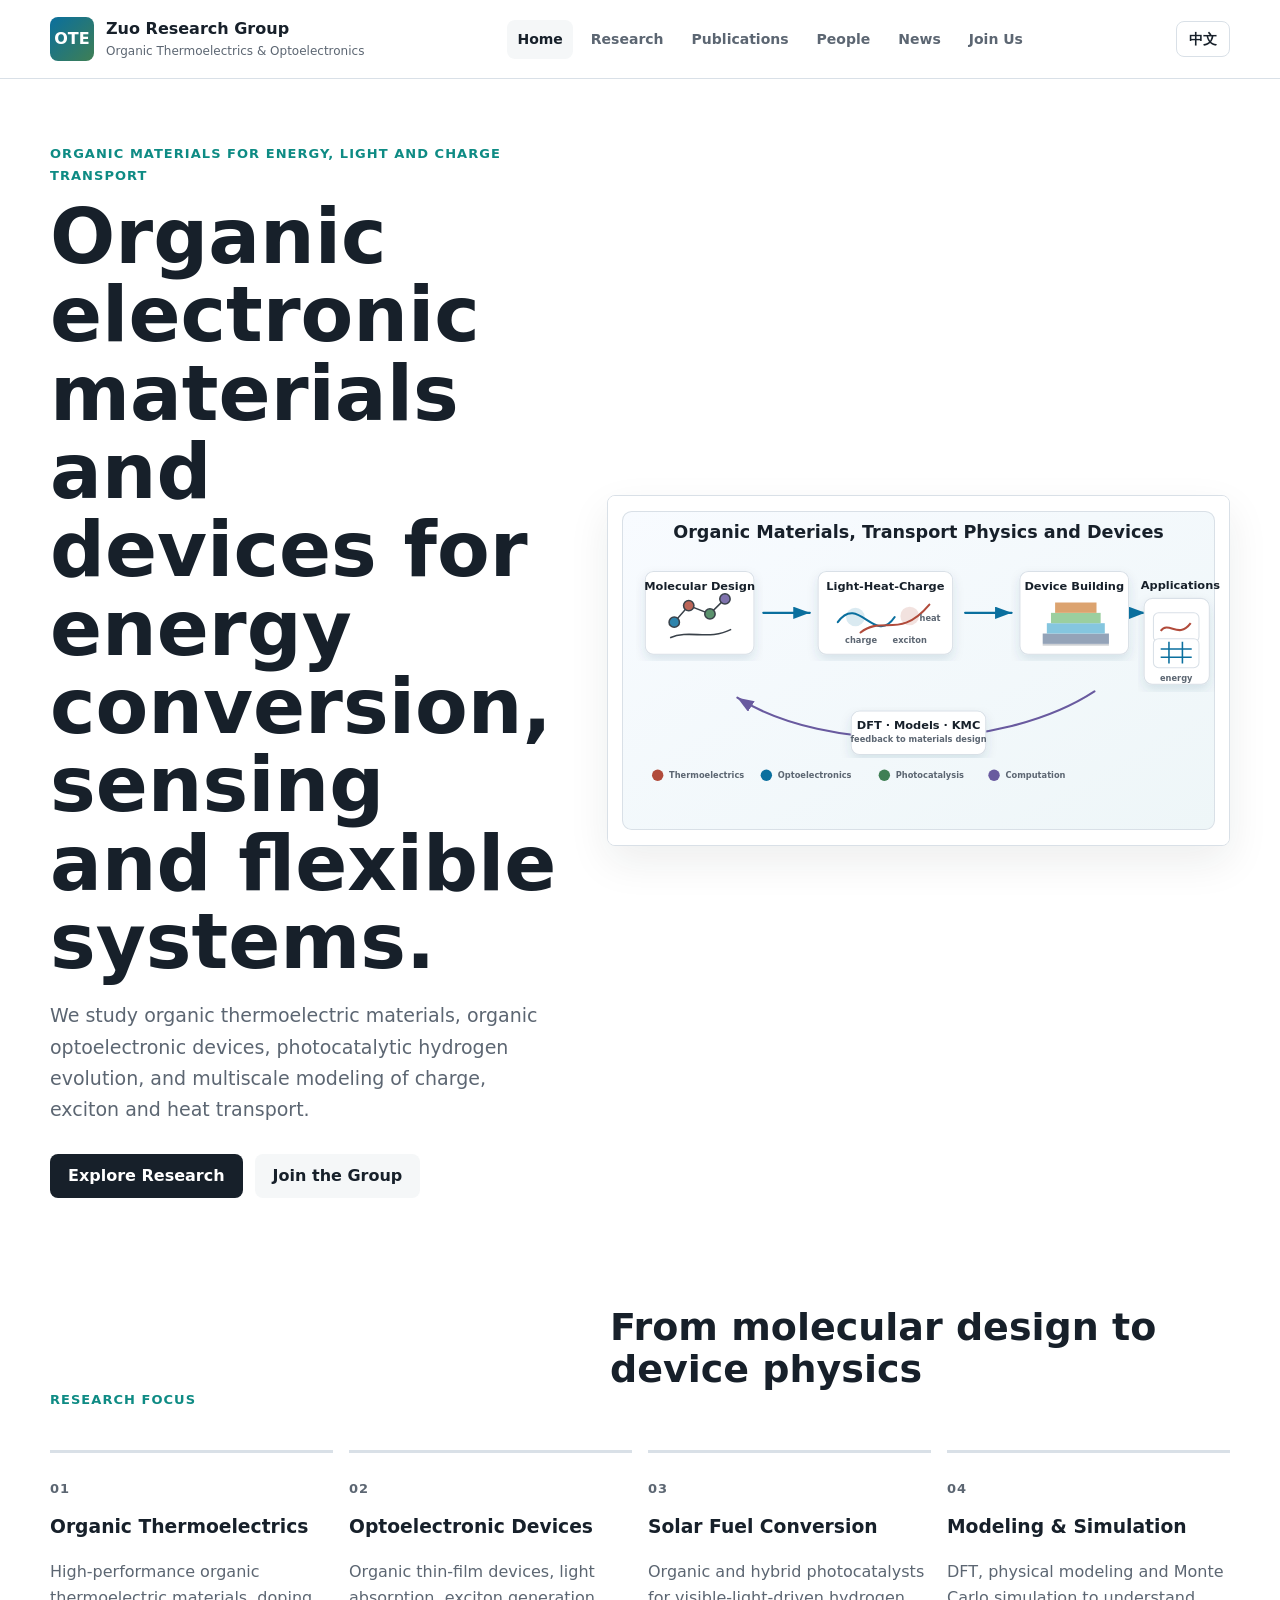
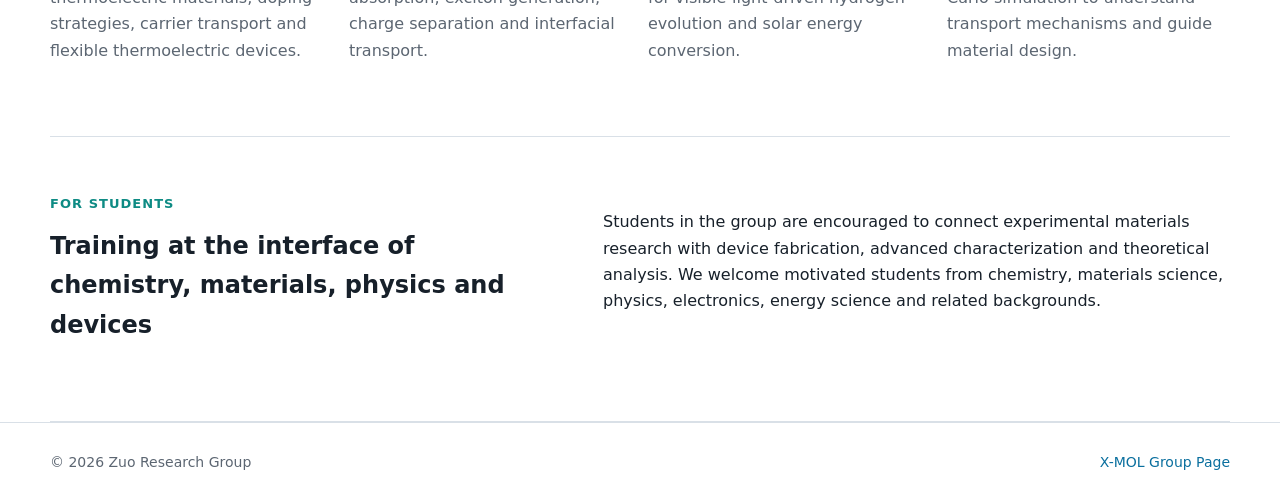
<file: index.html>
<!DOCTYPE html>
<html lang="en">
<head>
  <meta charset="UTF-8">
  <meta name="viewport" content="width=device-width, initial-scale=1.0">
  <meta name="description" content="Zuo Research Group: organic thermoelectric and optoelectronic materials, devices, and transport physics.">
  <title>Zuo Research Group</title>
  <link rel="stylesheet" href="assets/css/styles.css">
  <script src="assets/js/lang.js?v=20260515e" defer></script>
  <script src="assets/js/visits.js" defer></script>
</head>
<body>
  <header class="site-header">
    <a class="brand" href="index.html">
      <span class="brand-mark">OTE</span>
      <span>
        <strong>Zuo Research Group</strong>
        <small>Organic Thermoelectrics & Optoelectronics</small>
      </span>
    </a>
    <nav class="site-nav" aria-label="Main navigation">
      <a class="active" href="index.html">Home</a>
      <a href="research.html">Research</a>
      <a href="publications.html">Publications</a>
      <a href="people.html">People</a>
      <a href="news.html">News</a>
      <a href="join-us.html">Join Us</a>
    </nav>
    <button class="language-toggle" type="button" data-language-toggle aria-label="切换到中文">中文</button>
  </header>

  <main>
    <section class="hero">
      <div class="hero-copy">
        <p class="eyebrow">Organic materials for energy, light and charge transport</p>
        <h1>Organic electronic materials and devices for energy conversion, sensing and flexible systems.</h1>
        <p class="lead">
          We study organic thermoelectric materials, organic optoelectronic devices,
          photocatalytic hydrogen evolution, and multiscale modeling of charge, exciton
          and heat transport.
        </p>
        <div class="hero-actions">
          <a class="button primary" href="research.html">Explore Research</a>
          <a class="button secondary" href="join-us.html">Join the Group</a>
        </div>
      </div>
      <figure class="hero-visual">
        <img src="assets/img/research-overview.svg?v=b6405d9" alt="Overview of research directions in organic thermoelectric and optoelectronic materials">
      </figure>
    </section>

    <section class="section">
      <div class="section-heading">
        <p class="eyebrow">Research Focus</p>
        <h2>From molecular design to device physics</h2>
      </div>
      <div class="focus-grid">
        <article class="focus-item">
          <span class="focus-index">01</span>
          <h3>Organic Thermoelectrics</h3>
          <p>High-performance organic thermoelectric materials, doping strategies, carrier transport and flexible thermoelectric devices.</p>
        </article>
        <article class="focus-item">
          <span class="focus-index">02</span>
          <h3>Optoelectronic Devices</h3>
          <p>Organic thin-film devices, light absorption, exciton generation, charge separation and interfacial transport.</p>
        </article>
        <article class="focus-item">
          <span class="focus-index">03</span>
          <h3>Solar Fuel Conversion</h3>
          <p>Organic and hybrid photocatalysts for visible-light-driven hydrogen evolution and solar energy conversion.</p>
        </article>
        <article class="focus-item">
          <span class="focus-index">04</span>
          <h3>Modeling & Simulation</h3>
          <p>DFT, physical modeling and Monte Carlo simulation to understand transport mechanisms and guide material design.</p>
        </article>
      </div>
    </section>

    <section class="section split-band">
      <div>
        <p class="eyebrow">For Students</p>
        <h2>Training at the interface of chemistry, materials, physics and devices</h2>
      </div>
      <p>
        Students in the group are encouraged to connect experimental materials research
        with device fabrication, advanced characterization and theoretical analysis. We
        welcome motivated students from chemistry, materials science, physics, electronics,
        energy science and related backgrounds.
      </p>
    </section>
  </main>

  <footer class="site-footer">
    <p>© 2026 Zuo Research Group</p>
    <p><a href="https://www.x-mol.com/groups/OTE_Zuo">X-MOL Group Page</a></p>
  </footer>
</body>
</html>
</file>
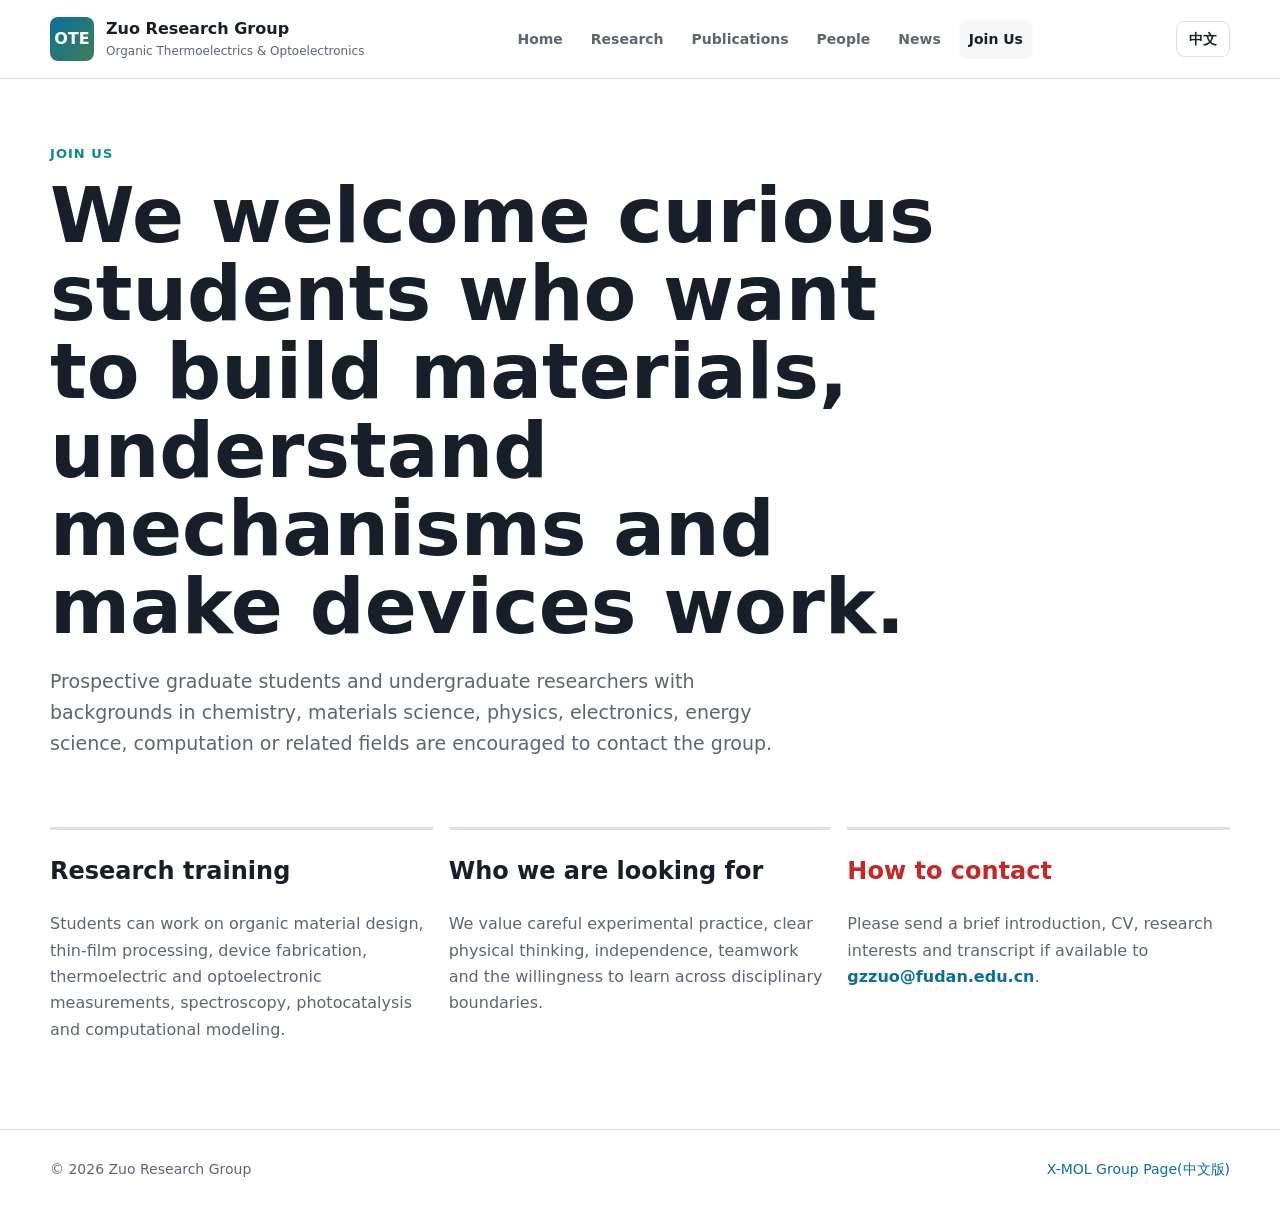
<file: join-us.html>
<!DOCTYPE html>
<html lang="en">
<head>
  <meta charset="UTF-8">
  <meta name="viewport" content="width=device-width, initial-scale=1.0">
  <title>Join Us | Zuo Research Group</title>
  <link rel="stylesheet" href="assets/css/styles.css">
  <script src="assets/js/lang.js?v=20260515e" defer></script>
  <script src="assets/js/visits.js" defer></script>
  <style>
    .contact-heading {
      color: #c62828;
    }
  </style>
</head>
<body>
  <header class="site-header">
    <a class="brand" href="index.html"><span class="brand-mark">OTE</span><span><strong>Zuo Research Group</strong><small>Organic Thermoelectrics & Optoelectronics</small></span></a>
    <nav class="site-nav" aria-label="Main navigation">
      <a href="index.html">Home</a><a href="research.html">Research</a><a href="publications.html">Publications</a><a href="people.html">People</a><a href="news.html">News</a><a class="active" href="join-us.html">Join Us</a>
    </nav>
    <button class="language-toggle" type="button" data-language-toggle aria-label="切换到中文">中文</button>
  </header>
  <main>
    <section class="page-hero">
      <p class="eyebrow">Join Us</p>
      <h1>We welcome curious students who want to build materials, understand mechanisms and make devices work.</h1>
      <p class="lead">
        Prospective graduate students and undergraduate researchers with backgrounds in
        chemistry, materials science, physics, electronics, energy science, computation
        or related fields are encouraged to contact the group.
      </p>
    </section>
    <section class="join-grid">
      <article>
        <h2>Research training</h2>
        <p>Students can work on organic material design, thin-film processing, device fabrication, thermoelectric and optoelectronic measurements, spectroscopy, photocatalysis and computational modeling.</p>
      </article>
      <article>
        <h2>Who we are looking for</h2>
        <p>We value careful experimental practice, clear physical thinking, independence, teamwork and the willingness to learn across disciplinary boundaries.</p>
      </article>
      <article>
        <h2 class="contact-heading">How to contact</h2>
        <p>Please send a brief introduction, CV, research interests and transcript if available to <strong><a href="mailto:gzzuo@fudan.edu.cn">gzzuo@fudan.edu.cn</a></strong>.</p>
      </article>
    </section>
  </main>
  <footer class="site-footer"><p>© 2026 Zuo Research Group</p><p><a href="https://www.x-mol.com/groups/OTE_Zuo">X-MOL Group Page(中文版)</a></p></footer>
</body>
</html>
</file>
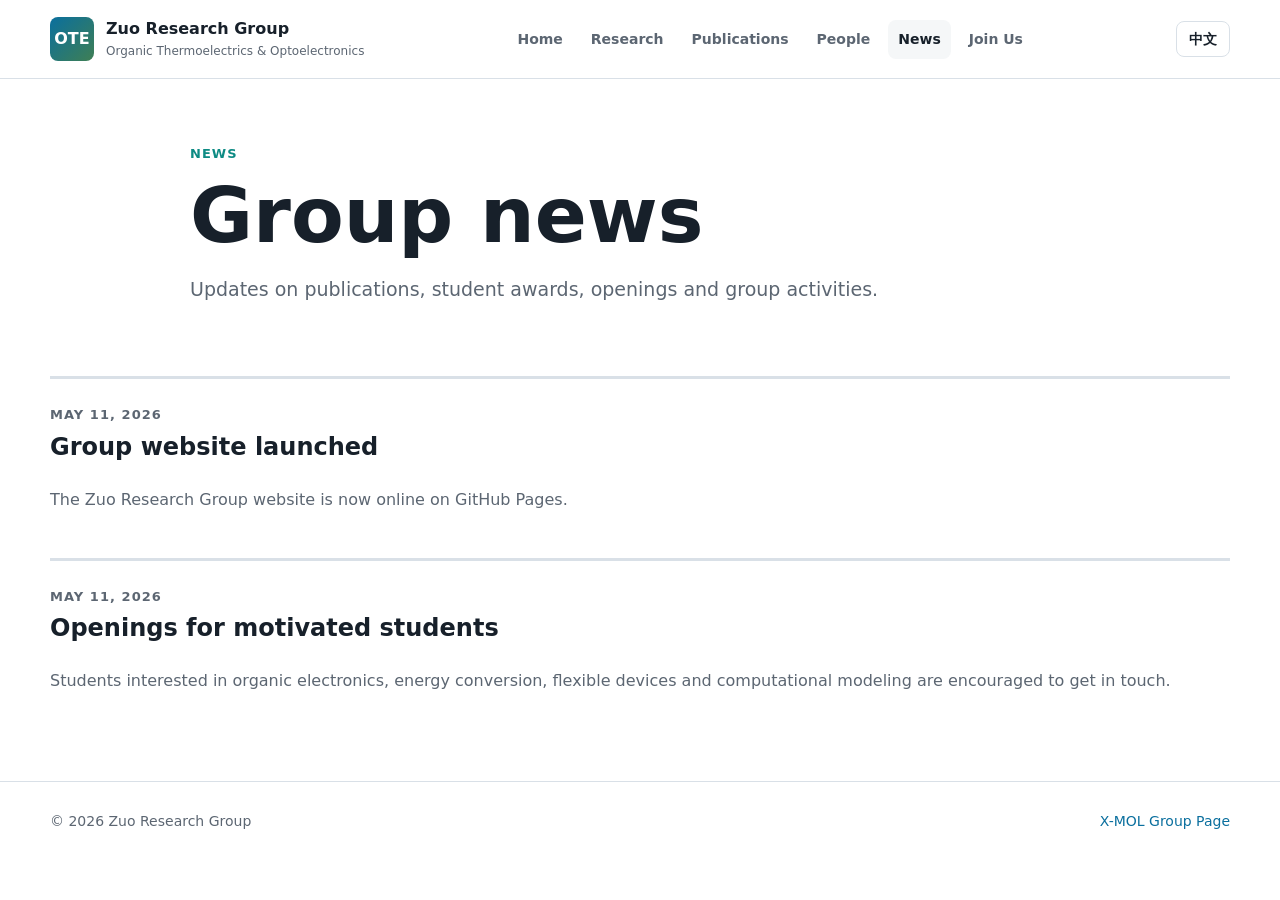
<file: news.html>
<!DOCTYPE html>
<html lang="en">
<head>
  <meta charset="UTF-8">
  <meta name="viewport" content="width=device-width, initial-scale=1.0">
  <title>News | Zuo Research Group</title>
  <link rel="stylesheet" href="assets/css/styles.css">
  <script src="assets/js/lang.js?v=20260515e" defer></script>
  <script src="assets/js/visits.js" defer></script>
</head>
<body>
  <header class="site-header">
    <a class="brand" href="index.html"><span class="brand-mark">OTE</span><span><strong>Zuo Research Group</strong><small>Organic Thermoelectrics & Optoelectronics</small></span></a>
    <nav class="site-nav" aria-label="Main navigation">
      <a href="index.html">Home</a><a href="research.html">Research</a><a href="publications.html">Publications</a><a href="people.html">People</a><a class="active" href="news.html">News</a><a href="join-us.html">Join Us</a>
    </nav>
    <button class="language-toggle" type="button" data-language-toggle aria-label="切换到中文">中文</button>
  </header>
  <main>
    <section class="page-hero compact">
      <p class="eyebrow">News</p>
      <h1>Group news</h1>
      <p class="lead">Updates on publications, student awards, openings and group activities.</p>
    </section>
    <section class="timeline">
      <article>
        <time datetime="2026-05-11">May 11, 2026</time>
        <h2>Group website launched</h2>
        <p>The Zuo Research Group website is now online on GitHub Pages.</p>
      </article>
      <article>
        <time datetime="2026-05-11">May 11, 2026</time>
        <h2>Openings for motivated students</h2>
        <p>Students interested in organic electronics, energy conversion, flexible devices and computational modeling are encouraged to get in touch.</p>
      </article>
    </section>
  </main>
  <footer class="site-footer"><p>© 2026 Zuo Research Group</p><p><a href="https://www.x-mol.com/groups/OTE_Zuo">X-MOL Group Page</a></p></footer>
</body>
</html>
</file>
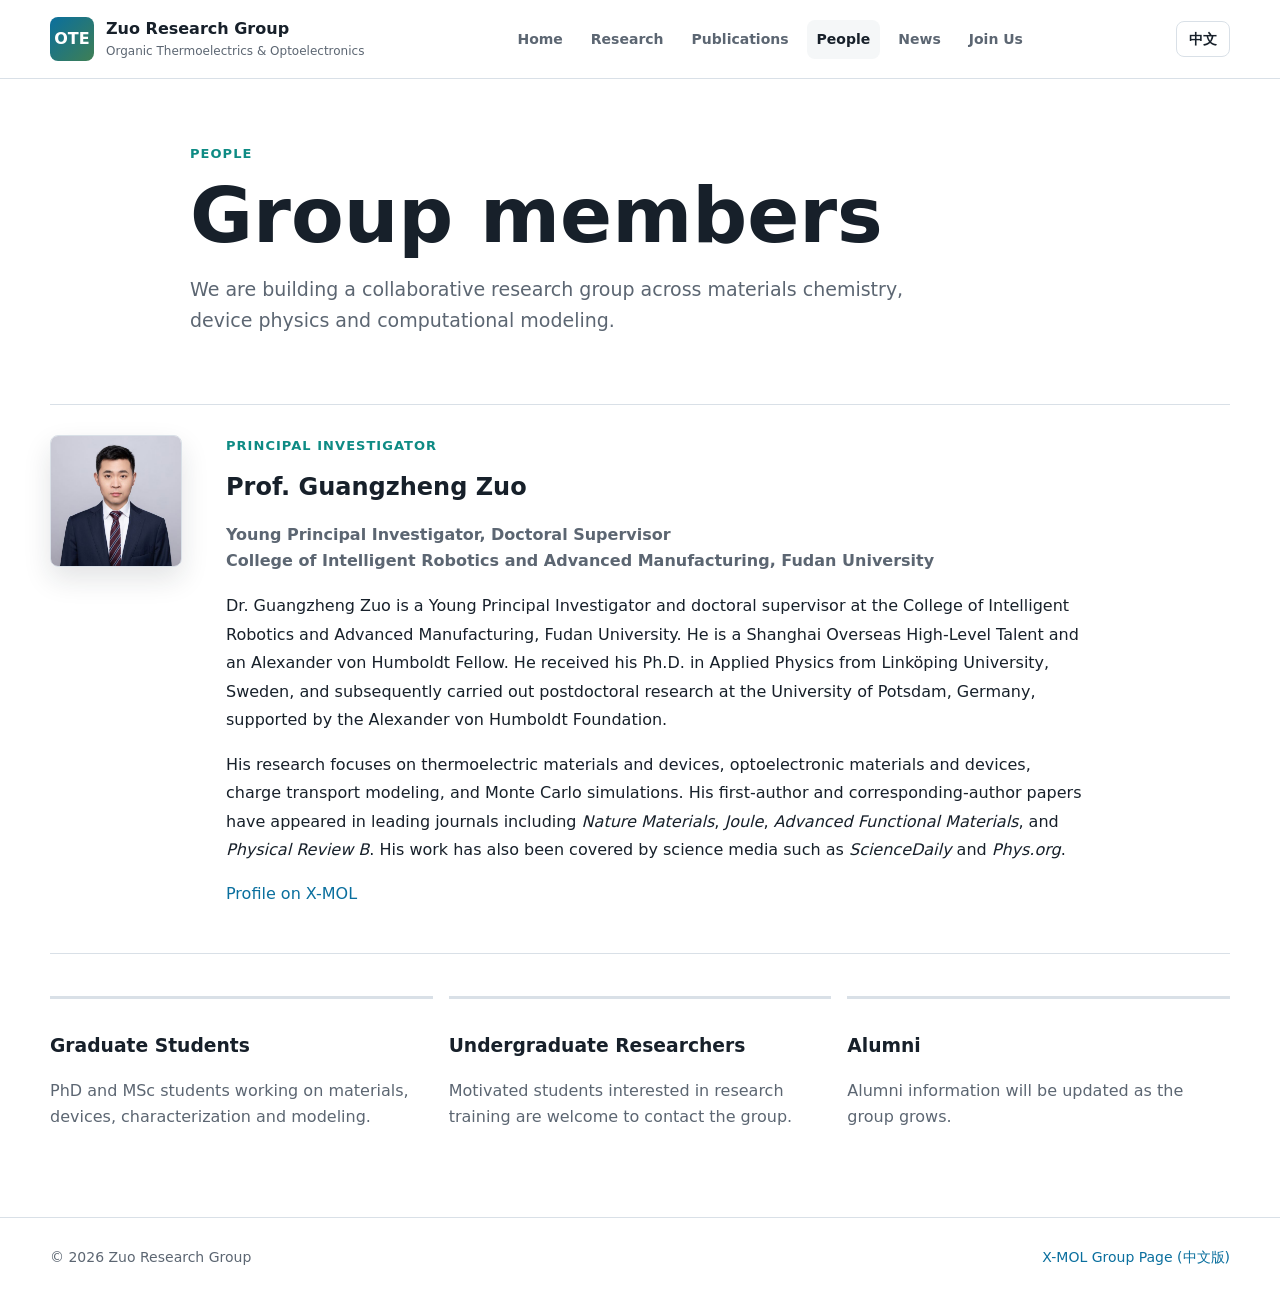
<file: people.html>
<!DOCTYPE html>
<html lang="en">
<head>
  <meta charset="UTF-8">
  <meta name="viewport" content="width=device-width, initial-scale=1.0">
  <title>People | Zuo Research Group</title>
  <link rel="stylesheet" href="assets/css/styles.css">
  <script src="assets/js/lang.js?v=20260515e" defer></script>
  <script src="assets/js/visits.js" defer></script>
  <style>
    .pi-photo {
      width: 132px;
      height: 132px;
      object-fit: cover;
      border-radius: 8px;
      border: 1px solid var(--line);
      box-shadow: 0 12px 28px rgba(23, 32, 42, 0.12);
    }
    .person-feature.pi-profile {
      grid-template-columns: 150px 1fr;
      align-items: start;
    }
    .pi-title {
      margin: -6px 0 18px;
      color: var(--muted);
      font-weight: 650;
    }
    .pi-contact {
      display: none;
      margin: 8px 0 20px;
      color: var(--muted);
      font-size: 15px;
      line-height: 1.75;
    }
    .pi-contact p {
      margin: 0;
    }
    body.is-zh .pi-contact {
      display: block;
    }
    .pi-bio {
      max-width: 860px;
      color: var(--ink);
      font-size: 16px;
      line-height: 1.78;
    }
    @media (max-width: 620px) {
      .person-feature.pi-profile {
        grid-template-columns: 1fr;
      }
    }
  </style>
</head>
<body>
  <header class="site-header">
    <a class="brand" href="index.html"><span class="brand-mark">OTE</span><span><strong>Zuo Research Group</strong><small>Organic Thermoelectrics & Optoelectronics</small></span></a>
    <nav class="site-nav" aria-label="Main navigation">
      <a href="index.html">Home</a><a href="research.html">Research</a><a href="publications.html">Publications</a><a class="active" href="people.html">People</a><a href="news.html">News</a><a href="join-us.html">Join Us</a>
    </nav>
    <button class="language-toggle" type="button" data-language-toggle aria-label="切换到中文">中文</button>
  </header>
  <main>
    <section class="page-hero compact">
      <p class="eyebrow">People</p>
      <h1>Group members</h1>
      <p class="lead">We are building a collaborative research group across materials chemistry, device physics and computational modeling.</p>
    </section>
    <section class="people-section">
      <article class="person-feature pi-profile">
        <img class="pi-photo" src="assets/img/person.png" alt="Portrait of Guangzheng Zuo">
        <div>
          <p class="eyebrow">Principal Investigator</p>
          <h2>Prof. Guangzheng Zuo</h2>
          <div class="pi-contact" lang="zh-CN" data-zh-only>
            <p>地址：江湾校区交叉二号学科楼B4003</p>
            <p>Email: <a href="mailto:gzzuo@fudan.edu.cn">gzzuo@fudan.edu.cn</a></p>
            <p>智能机器人与先进制造创新学院，光源与照明工程系</p>
            <p>复旦大学（江湾校区）</p>
          </div>
          <p class="pi-title">Young Principal Investigator, Doctoral Supervisor<br>College of Intelligent Robotics and Advanced Manufacturing, Fudan University</p>
          <p class="pi-bio">
            Dr. Guangzheng Zuo is a Young Principal Investigator and doctoral supervisor at the College of Intelligent Robotics and Advanced Manufacturing, Fudan University. He is a Shanghai Overseas High-Level Talent and an Alexander von Humboldt Fellow. He received his Ph.D. in Applied Physics from Linköping University, Sweden, and subsequently carried out postdoctoral research at the University of Potsdam, Germany, supported by the Alexander von Humboldt Foundation.
          </p>
          <p class="pi-bio">
            His research focuses on thermoelectric materials and devices, optoelectronic materials and devices, charge transport modeling, and Monte Carlo simulations. His first-author and corresponding-author papers have appeared in leading journals including <em>Nature Materials</em>, <em>Joule</em>, <em>Advanced Functional Materials</em>, and <em>Physical Review B</em>. His work has also been covered by science media such as <em>ScienceDaily</em> and <em>Phys.org</em>.
          </p>
          <p><a href="https://www.x-mol.com/groups/OTE_Zuo">Profile on X-MOL</a></p>
        </div>
      </article>
      <div class="member-grid">
        <article><h3>Graduate Students</h3><p>PhD and MSc students working on materials, devices, characterization and modeling.</p></article>
        <article><h3>Undergraduate Researchers</h3><p>Motivated students interested in research training are welcome to contact the group.</p></article>
        <article><h3>Alumni</h3><p>Alumni information will be updated as the group grows.</p></article>
      </div>
    </section>
  </main>
  <footer class="site-footer"><p>© 2026 Zuo Research Group</p><p><a href="https://www.x-mol.com/groups/OTE_Zuo">X-MOL Group Page (中文版) </a></p></footer>
</body>
</html>
</file>
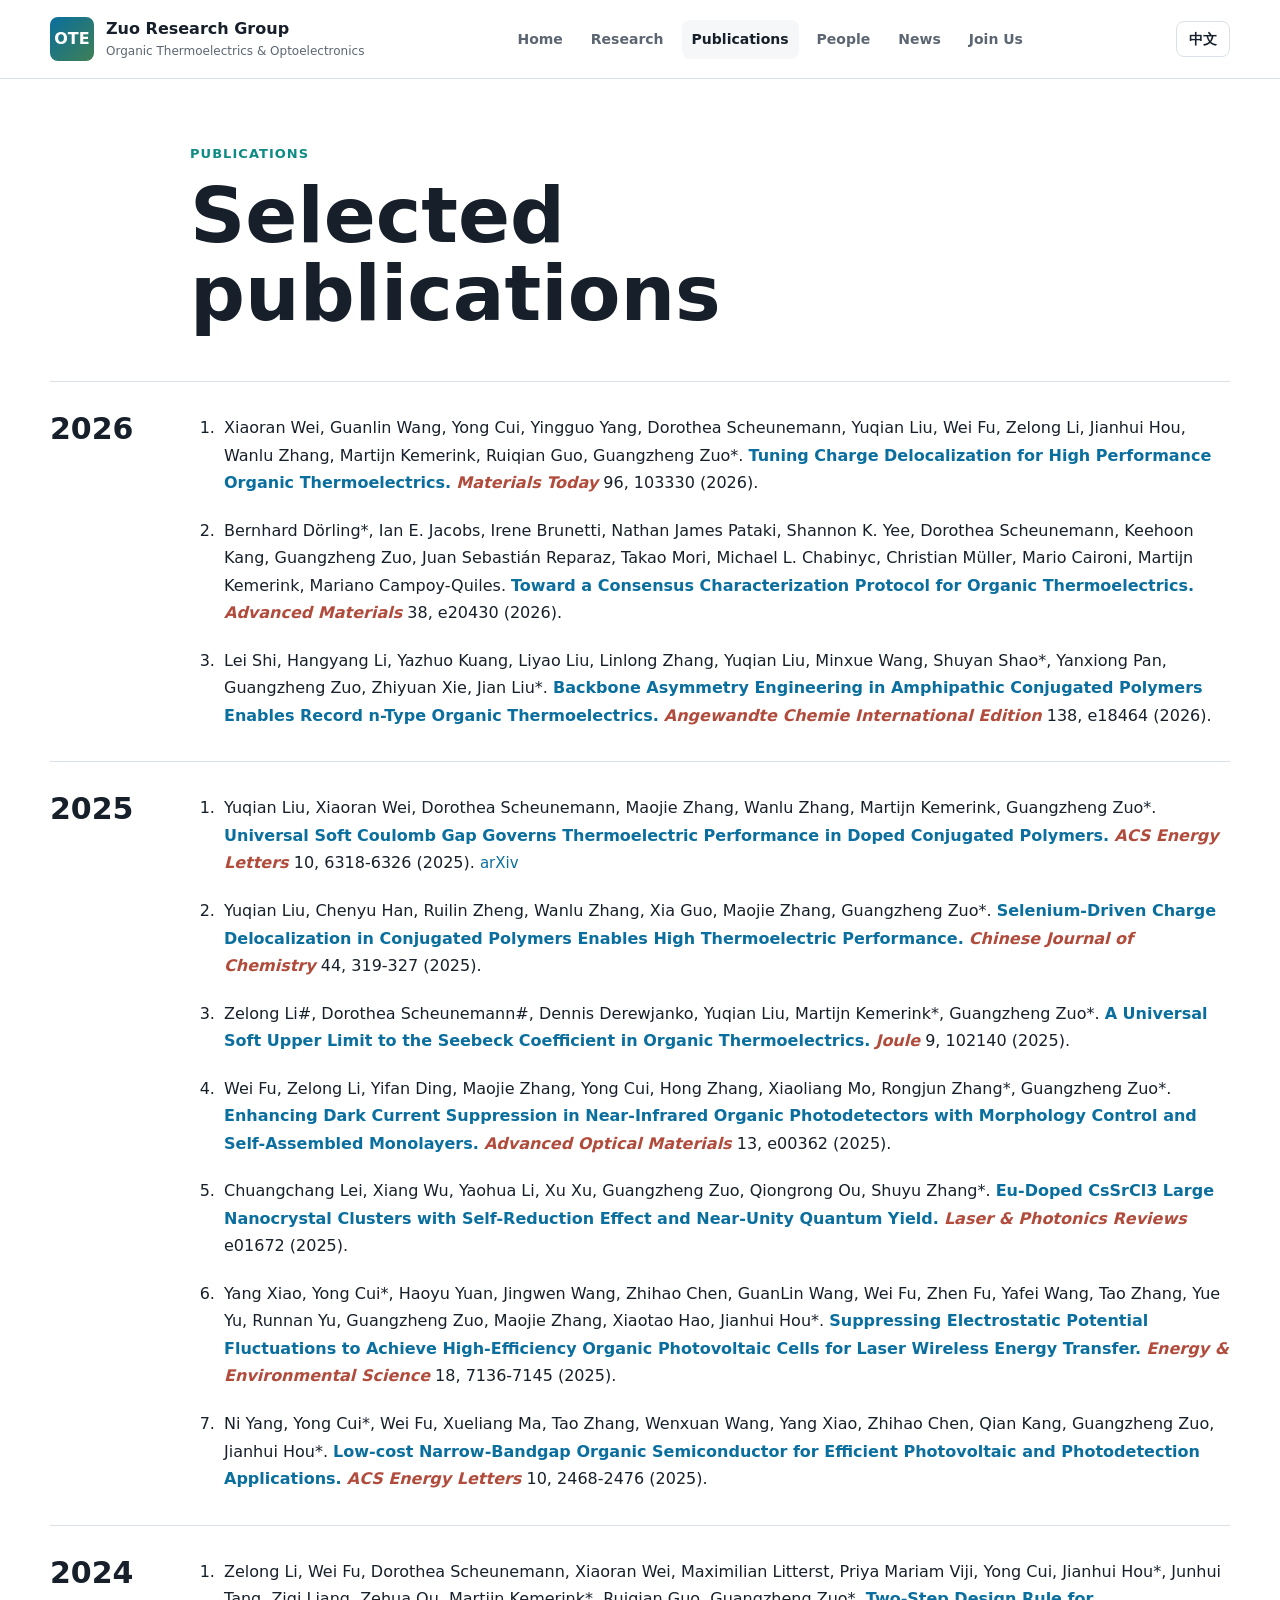
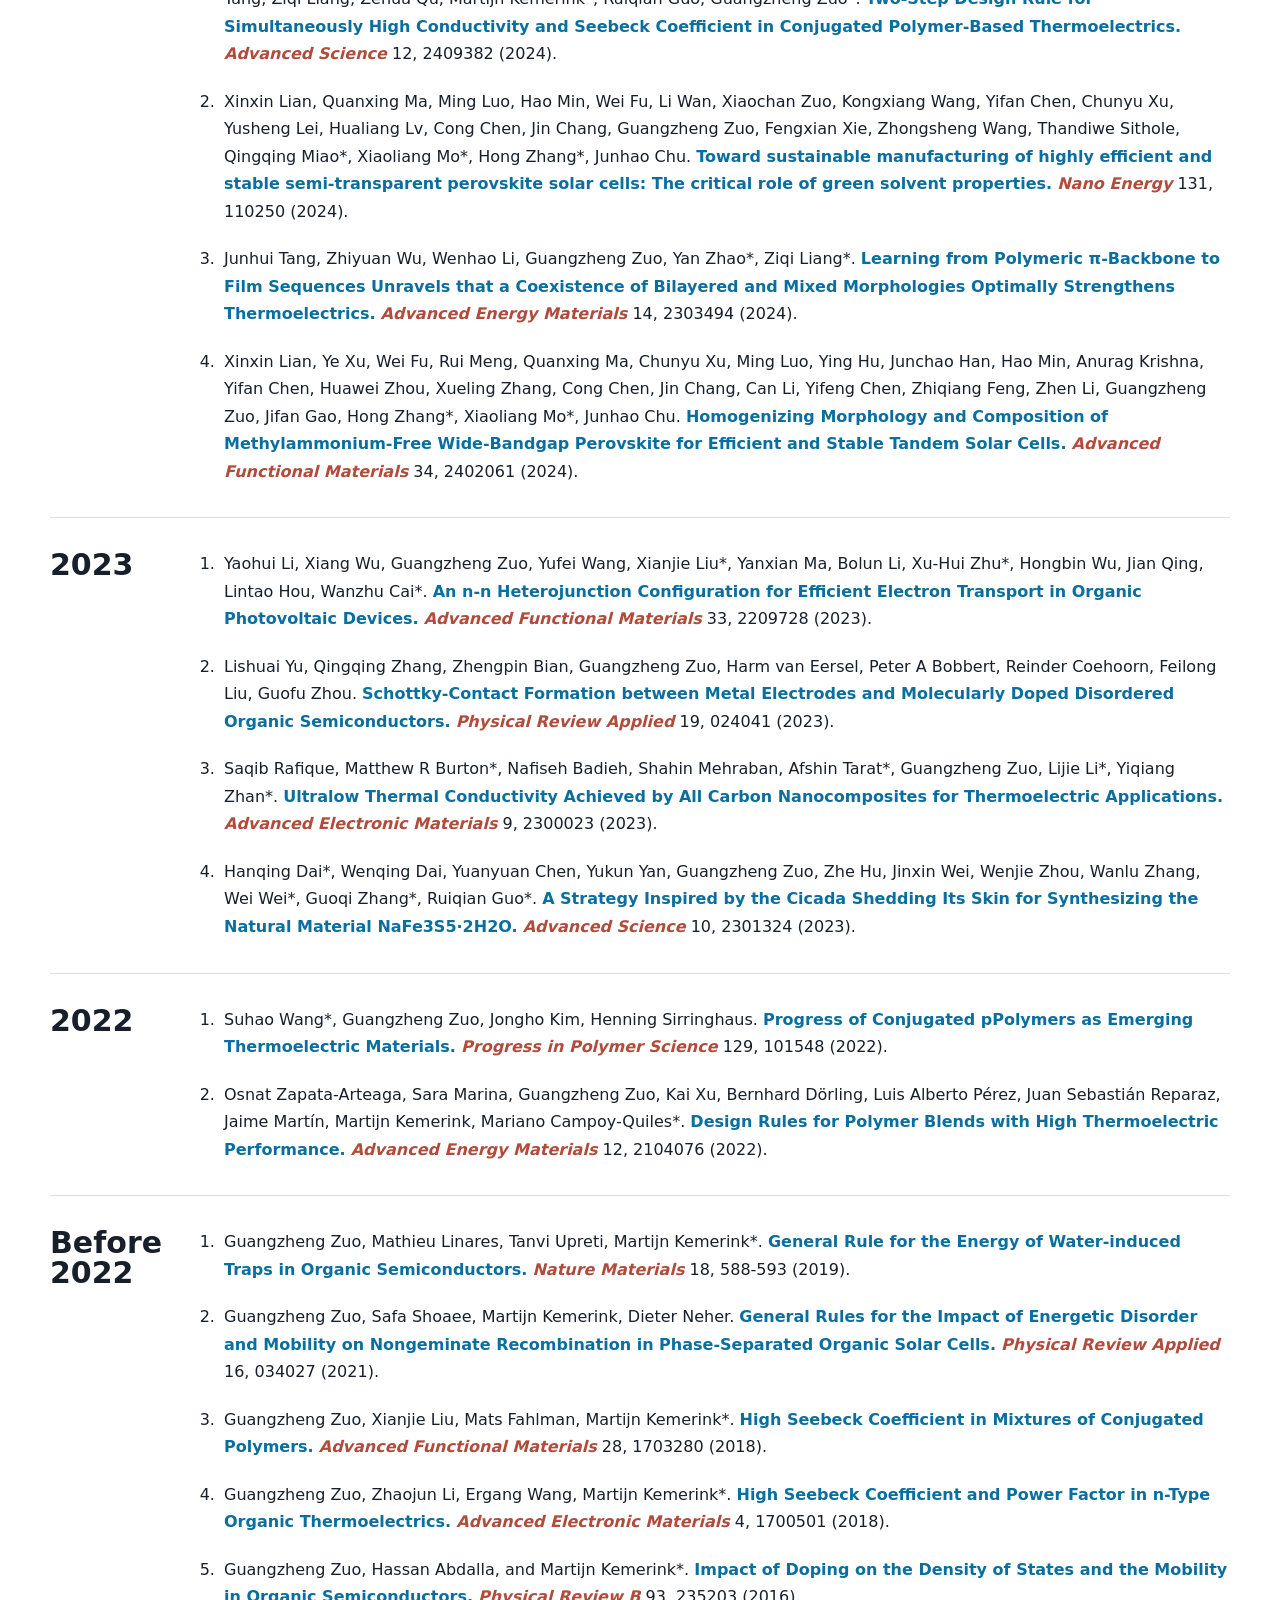
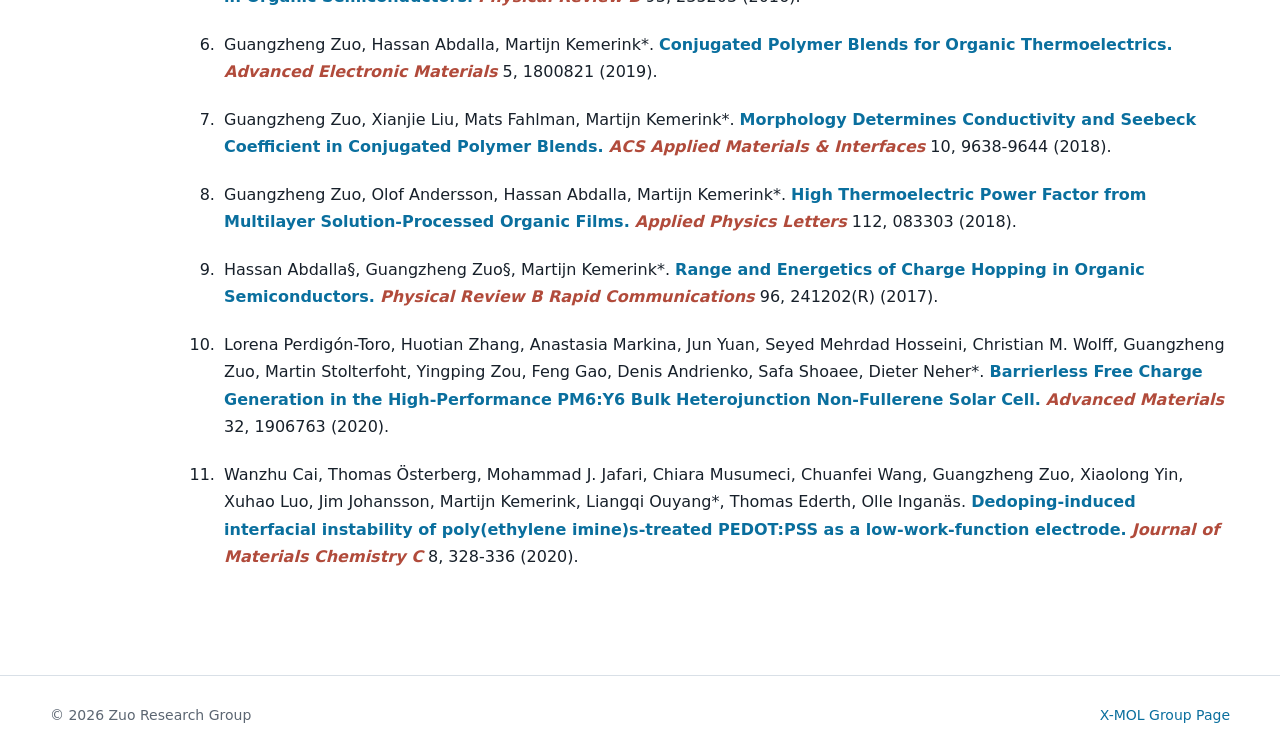
<file: publications.html>
<!DOCTYPE html>
<html lang="en">
<head>
  <meta charset="UTF-8">
  <meta name="viewport" content="width=device-width, initial-scale=1.0">
  <title>Publications | Zuo Research Group</title>
  <link rel="stylesheet" href="assets/css/styles.css">
  <script src="assets/js/lang.js?v=20260515e" defer></script>
  <script src="assets/js/visits.js" defer></script>
  <style>
    .pub-section { padding: 16px 0 72px; }
    .pub-year { display: grid; grid-template-columns: 120px 1fr; gap: 30px; padding: 32px 0; border-top: 1px solid var(--line); }
    .pub-year h2 { margin: 0; color: var(--ink); font-size: 30px; line-height: 1; }
    .pub-items { display: grid; gap: 20px; margin: 0; padding: 0 0 0 20px; }
    .pub-item { color: var(--ink); font-size: 16px; line-height: 1.72; padding-left: 4px; }
    .pub-authors { color: var(--ink); }
    .pub-title { color: var(--blue); font-weight: 700; }
    .pub-title:hover { text-decoration: underline; }
    .pub-journal { color: var(--red); font-style: italic; font-weight: 700; }
    .pub-meta { color: var(--ink); }
    .pub-extra { color: var(--blue); font-size: 15px; }
    @media (max-width: 760px) { .pub-year { grid-template-columns: 1fr; gap: 16px; } }
  </style>
</head>
<body>
  <header class="site-header">
    <a class="brand" href="index.html"><span class="brand-mark">OTE</span><span><strong>Zuo Research Group</strong><small>Organic Thermoelectrics & Optoelectronics</small></span></a>
    <nav class="site-nav" aria-label="Main navigation">
      <a href="index.html">Home</a><a href="research.html">Research</a><a class="active" href="publications.html">Publications</a><a href="people.html">People</a><a href="news.html">News</a><a href="join-us.html">Join Us</a>
    </nav>
    <button class="language-toggle" type="button" data-language-toggle aria-label="切换到中文">中文</button>
  </header>
  <main>
    <section class="page-hero compact">
      <p class="eyebrow">Publications</p>
      <h1>Selected publications</h1>
    </section>

    <section class="section pub-section">
      <div class="pub-year">
        <h2>2026</h2>
        <ol class="pub-items">
          <li class="pub-item"><span class="pub-authors">Xiaoran Wei, Guanlin Wang, Yong Cui, Yingguo Yang, Dorothea Scheunemann, Yuqian Liu, Wei Fu, Zelong Li, Jianhui Hou, Wanlu Zhang, Martijn Kemerink, Ruiqian Guo, Guangzheng Zuo*.</span> <a class="pub-title" href="https://doi.org/10.1016/j.mattod.2026.103330">Tuning Charge Delocalization for High Performance Organic Thermoelectrics.</a> <span class="pub-journal">Materials Today</span> <span class="pub-meta">96, 103330 (2026).</span></li>
          <li class="pub-item"><span class="pub-authors">Bernhard Dörling*, Ian E. Jacobs, Irene Brunetti, Nathan James Pataki, Shannon K. Yee, Dorothea Scheunemann, Keehoon Kang, Guangzheng Zuo, Juan Sebastián Reparaz, Takao Mori, Michael L. Chabinyc, Christian Müller, Mario Caironi, Martijn Kemerink, Mariano Campoy-Quiles.</span> <a class="pub-title" href="https://doi.org/10.1002/adma.202520430">Toward a Consensus Characterization Protocol for Organic Thermoelectrics.</a> <span class="pub-journal">Advanced Materials</span> <span class="pub-meta">38, e20430 (2026).</span></li>
          <li class="pub-item"><span class="pub-authors">Lei Shi, Hangyang Li, Yazhuo Kuang, Liyao Liu, Linlong Zhang, Yuqian Liu, Minxue Wang, Shuyan Shao*, Yanxiong Pan, Guangzheng Zuo, Zhiyuan Xie, Jian Liu*.</span> <a class="pub-title" href="https://doi.org/10.1002/anie.202518464">Backbone Asymmetry Engineering in Amphipathic Conjugated Polymers Enables Record n-Type Organic Thermoelectrics.</a> <span class="pub-journal">Angewandte Chemie International Edition</span> <span class="pub-meta">138, e18464 (2026).</span></li>
        </ol>
      </div>

      <div class="pub-year">
        <h2>2025</h2>
        <ol class="pub-items">
          <li class="pub-item"><span class="pub-authors">Yuqian Liu, Xiaoran Wei, Dorothea Scheunemann, Maojie Zhang, Wanlu Zhang, Martijn Kemerink, Guangzheng Zuo*.</span> <a class="pub-title" href="https://doi.org/10.1021/acsenergylett.5c03040">Universal Soft Coulomb Gap Governs Thermoelectric Performance in Doped Conjugated Polymers.</a> <span class="pub-journal">ACS Energy Letters</span> <span class="pub-meta">10, 6318-6326 (2025).</span> <a class="pub-extra" href="https://arxiv.org/abs/2506.23597">arXiv</a></li>
          <li class="pub-item"><span class="pub-authors">Yuqian Liu, Chenyu Han, Ruilin Zheng, Wanlu Zhang, Xia Guo, Maojie Zhang, Guangzheng Zuo*.</span> <a class="pub-title" href="https://doi.org/10.1002/cjoc.70320">Selenium-Driven Charge Delocalization in Conjugated Polymers Enables High Thermoelectric Performance.</a> <span class="pub-journal">Chinese Journal of Chemistry</span> <span class="pub-meta">44, 319-327 (2025).</span></li>
          <li class="pub-item"><span class="pub-authors">Zelong Li#, Dorothea Scheunemann#, Dennis Derewjanko, Yuqian Liu, Martijn Kemerink*, Guangzheng Zuo*.</span> <a class="pub-title" href="https://doi.org/10.1016/j.joule.2025.102140">A Universal Soft Upper Limit to the Seebeck Coefficient in Organic Thermoelectrics.</a> <span class="pub-journal">Joule</span> <span class="pub-meta">9, 102140 (2025).</span></li>
          <li class="pub-item"><span class="pub-authors">Wei Fu, Zelong Li, Yifan Ding, Maojie Zhang, Yong Cui, Hong Zhang, Xiaoliang Mo, Rongjun Zhang*, Guangzheng Zuo*.</span> <a class="pub-title" href="https://doi.org/10.1002/adom.202500362">Enhancing Dark Current Suppression in Near-Infrared Organic Photodetectors with Morphology Control and Self-Assembled Monolayers.</a> <span class="pub-journal">Advanced Optical Materials</span> <span class="pub-meta">13, e00362 (2025).</span></li>
          <li class="pub-item"><span class="pub-authors">Chuangchang Lei, Xiang Wu, Yaohua Li, Xu Xu, Guangzheng Zuo, Qiongrong Ou, Shuyu Zhang*.</span> <a class="pub-title" href="https://doi.org/10.1002/lpor.202501672">Eu-Doped CsSrCl3 Large Nanocrystal Clusters with Self-Reduction Effect and Near-Unity Quantum Yield.</a> <span class="pub-journal">Laser &amp; Photonics Reviews</span> <span class="pub-meta">e01672 (2025).</span></li>
          <li class="pub-item"><span class="pub-authors">Yang Xiao, Yong Cui*, Haoyu Yuan, Jingwen Wang, Zhihao Chen, GuanLin Wang, Wei Fu, Zhen Fu, Yafei Wang, Tao Zhang, Yue Yu, Runnan Yu, Guangzheng Zuo, Maojie Zhang, Xiaotao Hao, Jianhui Hou*.</span> <a class="pub-title" href="https://doi.org/10.1039/D5EE01440A">Suppressing Electrostatic Potential Fluctuations to Achieve High-Efficiency Organic Photovoltaic Cells for Laser Wireless Energy Transfer.</a> <span class="pub-journal">Energy &amp; Environmental Science</span> <span class="pub-meta">18, 7136-7145 (2025).</span></li>
          <li class="pub-item"><span class="pub-authors">Ni Yang, Yong Cui*, Wei Fu, Xueliang Ma, Tao Zhang, Wenxuan Wang, Yang Xiao, Zhihao Chen, Qian Kang, Guangzheng Zuo, Jianhui Hou*.</span> <a class="pub-title" href="https://doi.org/10.1021/acsenergylett.5c00666">Low-cost Narrow-Bandgap Organic Semiconductor for Efficient Photovoltaic and Photodetection Applications.</a> <span class="pub-journal">ACS Energy Letters</span> <span class="pub-meta">10, 2468-2476 (2025).</span></li>
        </ol>
      </div>

      <div class="pub-year">
        <h2>2024</h2>
        <ol class="pub-items">
          <li class="pub-item"><span class="pub-authors">Zelong Li, Wei Fu, Dorothea Scheunemann, Xiaoran Wei, Maximilian Litterst, Priya Mariam Viji, Yong Cui, Jianhui Hou*, Junhui Tang, Ziqi Liang, Zehua Qu, Martijn Kemerink*, Ruiqian Guo, Guangzheng Zuo*.</span> <a class="pub-title" href="https://doi.org/10.1002/advs.202409382">Two-Step Design Rule for Simultaneously High Conductivity and Seebeck Coefficient in Conjugated Polymer-Based Thermoelectrics.</a> <span class="pub-journal">Advanced Science</span> <span class="pub-meta">12, 2409382 (2024).</span></li>
          <li class="pub-item"><span class="pub-authors">Xinxin Lian, Quanxing Ma, Ming Luo, Hao Min, Wei Fu, Li Wan, Xiaochan Zuo, Kongxiang Wang, Yifan Chen, Chunyu Xu, Yusheng Lei, Hualiang Lv, Cong Chen, Jin Chang, Guangzheng Zuo, Fengxian Xie, Zhongsheng Wang, Thandiwe Sithole, Qingqing Miao*, Xiaoliang Mo*, Hong Zhang*, Junhao Chu.</span> <a class="pub-title" href="https://doi.org/10.1016/j.nanoen.2024.110250">Toward sustainable manufacturing of highly efficient and stable semi-transparent perovskite solar cells: The critical role of green solvent properties.</a> <span class="pub-journal">Nano Energy</span> <span class="pub-meta">131, 110250 (2024).</span></li>
          <li class="pub-item"><span class="pub-authors">Junhui Tang, Zhiyuan Wu, Wenhao Li, Guangzheng Zuo, Yan Zhao*, Ziqi Liang*.</span> <a class="pub-title" href="https://doi.org/10.1002/aenm.202303494">Learning from Polymeric π-Backbone to Film Sequences Unravels that a Coexistence of Bilayered and Mixed Morphologies Optimally Strengthens Thermoelectrics.</a> <span class="pub-journal">Advanced Energy Materials</span> <span class="pub-meta">14, 2303494 (2024).</span></li>
          <li class="pub-item"><span class="pub-authors">Xinxin Lian, Ye Xu, Wei Fu, Rui Meng, Quanxing Ma, Chunyu Xu, Ming Luo, Ying Hu, Junchao Han, Hao Min, Anurag Krishna, Yifan Chen, Huawei Zhou, Xueling Zhang, Cong Chen, Jin Chang, Can Li, Yifeng Chen, Zhiqiang Feng, Zhen Li, Guangzheng Zuo, Jifan Gao, Hong Zhang*, Xiaoliang Mo*, Junhao Chu.</span> <a class="pub-title" href="https://doi.org/10.1002/adfm.202402061">Homogenizing Morphology and Composition of Methylammonium-Free Wide-Bandgap Perovskite for Efficient and Stable Tandem Solar Cells.</a> <span class="pub-journal">Advanced Functional Materials</span> <span class="pub-meta">34, 2402061 (2024).</span></li>
        </ol>
      </div>

      <div class="pub-year">
        <h2>2023</h2>
        <ol class="pub-items">
          <li class="pub-item"><span class="pub-authors">Yaohui Li, Xiang Wu, Guangzheng Zuo, Yufei Wang, Xianjie Liu*, Yanxian Ma, Bolun Li, Xu-Hui Zhu*, Hongbin Wu, Jian Qing, Lintao Hou, Wanzhu Cai*.</span> <a class="pub-title" href="https://doi.org/10.1002/adfm.202209728">An n-n Heterojunction Configuration for Efficient Electron Transport in Organic Photovoltaic Devices.</a> <span class="pub-journal">Advanced Functional Materials</span> <span class="pub-meta">33, 2209728 (2023).</span></li>
          <li class="pub-item"><span class="pub-authors">Lishuai Yu, Qingqing Zhang, Zhengpin Bian, Guangzheng Zuo, Harm van Eersel, Peter A Bobbert, Reinder Coehoorn, Feilong Liu, Guofu Zhou.</span> <a class="pub-title" href="https://doi.org/10.1103/PhysRevApplied.19.024041">Schottky-Contact Formation between Metal Electrodes and Molecularly Doped Disordered Organic Semiconductors.</a> <span class="pub-journal">Physical Review Applied</span> <span class="pub-meta">19, 024041 (2023).</span></li>
          <li class="pub-item"><span class="pub-authors">Saqib Rafique, Matthew R Burton*, Nafiseh Badieh, Shahin Mehraban, Afshin Tarat*, Guangzheng Zuo, Lijie Li*, Yiqiang Zhan*.</span> <a class="pub-title" href="https://doi.org/10.1002/aelm.202300023">Ultralow Thermal Conductivity Achieved by All Carbon Nanocomposites for Thermoelectric Applications.</a> <span class="pub-journal">Advanced Electronic Materials</span> <span class="pub-meta">9, 2300023 (2023).</span></li>
          <li class="pub-item"><span class="pub-authors">Hanqing Dai*, Wenqing Dai, Yuanyuan Chen, Yukun Yan, Guangzheng Zuo, Zhe Hu, Jinxin Wei, Wenjie Zhou, Wanlu Zhang, Wei Wei*, Guoqi Zhang*, Ruiqian Guo*.</span> <a class="pub-title" href="https://doi.org/10.1002/advs.202301324">A Strategy Inspired by the Cicada Shedding Its Skin for Synthesizing the Natural Material NaFe3S5·2H2O.</a> <span class="pub-journal">Advanced Science</span> <span class="pub-meta">10, 2301324 (2023).</span></li>
        </ol>
      </div>

      <div class="pub-year">
        <h2>2022</h2>
        <ol class="pub-items">
          <li class="pub-item"><span class="pub-authors">Suhao Wang*, Guangzheng Zuo, Jongho Kim, Henning Sirringhaus.</span> <a class="pub-title" href="https://doi.org/10.1016/j.progpolymsci.2022.101548">Progress of Conjugated pPolymers as Emerging Thermoelectric Materials.</a> <span class="pub-journal">Progress in Polymer Science</span> <span class="pub-meta">129, 101548 (2022).</span></li>
          <li class="pub-item"><span class="pub-authors">Osnat Zapata-Arteaga, Sara Marina, Guangzheng Zuo, Kai Xu, Bernhard Dörling, Luis Alberto Pérez, Juan Sebastián Reparaz, Jaime Martín, Martijn Kemerink, Mariano Campoy-Quiles*.</span> <a class="pub-title" href="https://doi.org/10.1002/aenm.202104076">Design Rules for Polymer Blends with High Thermoelectric Performance.</a> <span class="pub-journal">Advanced Energy Materials</span> <span class="pub-meta">12, 2104076 (2022).</span></li>
        </ol>
      </div>

      <div class="pub-year">
        <h2>Before 2022</h2>
        <ol class="pub-items">
          <li class="pub-item"><span class="pub-authors">Guangzheng Zuo, Mathieu Linares, Tanvi Upreti, Martijn Kemerink*.</span> <a class="pub-title" href="https://doi.org/10.1038/s41563-019-0347-y">General Rule for the Energy of Water-induced Traps in Organic Semiconductors.</a> <span class="pub-journal">Nature Materials</span> <span class="pub-meta">18, 588-593 (2019).</span></li>
          <li class="pub-item"><span class="pub-authors">Guangzheng Zuo, Safa Shoaee, Martijn Kemerink, Dieter Neher.</span> <a class="pub-title" href="https://doi.org/10.1103/PhysRevApplied.16.034027">General Rules for the Impact of Energetic Disorder and Mobility on Nongeminate Recombination in Phase-Separated Organic Solar Cells.</a> <span class="pub-journal">Physical Review Applied</span> <span class="pub-meta">16, 034027 (2021).</span></li>
          <li class="pub-item"><span class="pub-authors">Guangzheng Zuo, Xianjie Liu, Mats Fahlman, Martijn Kemerink*.</span> <a class="pub-title" href="https://doi.org/10.1002/adfm.201703280">High Seebeck Coefficient in Mixtures of Conjugated Polymers.</a> <span class="pub-journal">Advanced Functional Materials</span> <span class="pub-meta">28, 1703280 (2018).</span></li>
          <li class="pub-item"><span class="pub-authors">Guangzheng Zuo, Zhaojun Li, Ergang Wang, Martijn Kemerink*.</span> <a class="pub-title" href="https://doi.org/10.1002/aelm.201700501">High Seebeck Coefficient and Power Factor in n-Type Organic Thermoelectrics.</a> <span class="pub-journal">Advanced Electronic Materials</span> <span class="pub-meta">4, 1700501 (2018).</span></li>
          <li class="pub-item"><span class="pub-authors">Guangzheng Zuo, Hassan Abdalla, and Martijn Kemerink*.</span> <a class="pub-title" href="https://doi.org/10.1103/PhysRevB.93.235203">Impact of Doping on the Density of States and the Mobility in Organic Semiconductors.</a> <span class="pub-journal">Physical Review B</span> <span class="pub-meta">93, 235203 (2016).</span></li>
          <li class="pub-item"><span class="pub-authors">Guangzheng Zuo, Hassan Abdalla, Martijn Kemerink*.</span> <a class="pub-title" href="https://doi.org/10.1002/aelm.201800821">Conjugated Polymer Blends for Organic Thermoelectrics.</a> <span class="pub-journal">Advanced Electronic Materials</span> <span class="pub-meta">5, 1800821 (2019).</span></li>
          <li class="pub-item"><span class="pub-authors">Guangzheng Zuo, Xianjie Liu, Mats Fahlman, Martijn Kemerink*.</span> <a class="pub-title" href="https://doi.org/10.1021/acsami.8b00122">Morphology Determines Conductivity and Seebeck Coefficient in Conjugated Polymer Blends.</a> <span class="pub-journal">ACS Applied Materials &amp; Interfaces</span> <span class="pub-meta">10, 9638-9644 (2018).</span></li>
          <li class="pub-item"><span class="pub-authors">Guangzheng Zuo, Olof Andersson, Hassan Abdalla, Martijn Kemerink*.</span> <a class="pub-title" href="https://doi.org/10.1063/1.5016908">High Thermoelectric Power Factor from Multilayer Solution-Processed Organic Films.</a> <span class="pub-journal">Applied Physics Letters</span> <span class="pub-meta">112, 083303 (2018).</span></li>
          <li class="pub-item"><span class="pub-authors">Hassan Abdalla§, Guangzheng Zuo§, Martijn Kemerink*.</span> <a class="pub-title" href="https://doi.org/10.1103/PhysRevB.96.241202">Range and Energetics of Charge Hopping in Organic Semiconductors.</a> <span class="pub-journal">Physical Review B Rapid Communications</span> <span class="pub-meta">96, 241202(R) (2017).</span></li>
          <li class="pub-item"><span class="pub-authors">Lorena Perdigón-Toro, Huotian Zhang, Anastasia Markina, Jun Yuan, Seyed Mehrdad Hosseini, Christian M. Wolff, Guangzheng Zuo, Martin Stolterfoht, Yingping Zou, Feng Gao, Denis Andrienko, Safa Shoaee, Dieter Neher*.</span> <a class="pub-title" href="https://doi.org/10.1002/adma.201906763">Barrierless Free Charge Generation in the High-Performance PM6:Y6 Bulk Heterojunction Non-Fullerene Solar Cell.</a> <span class="pub-journal">Advanced Materials</span> <span class="pub-meta">32, 1906763 (2020).</span></li>
          <li class="pub-item"><span class="pub-authors">Wanzhu Cai, Thomas Österberg, Mohammad J. Jafari, Chiara Musumeci, Chuanfei Wang, Guangzheng Zuo, Xiaolong Yin, Xuhao Luo, Jim Johansson, Martijn Kemerink, Liangqi Ouyang*, Thomas Ederth, Olle Inganäs.</span> <a class="pub-title" href="https://doi.org/10.1039/C9TC05018C">Dedoping-induced interfacial instability of poly(ethylene imine)s-treated PEDOT:PSS as a low-work-function electrode.</a> <span class="pub-journal">Journal of Materials Chemistry C</span> <span class="pub-meta">8, 328-336 (2020).</span></li>
        </ol>
      </div>
    </section>
  </main>
  <footer class="site-footer"><p>© 2026 Zuo Research Group</p><p><a href="https://www.x-mol.com/groups/OTE_Zuo">X-MOL Group Page</a></p></footer>
</body>
</html>
</file>
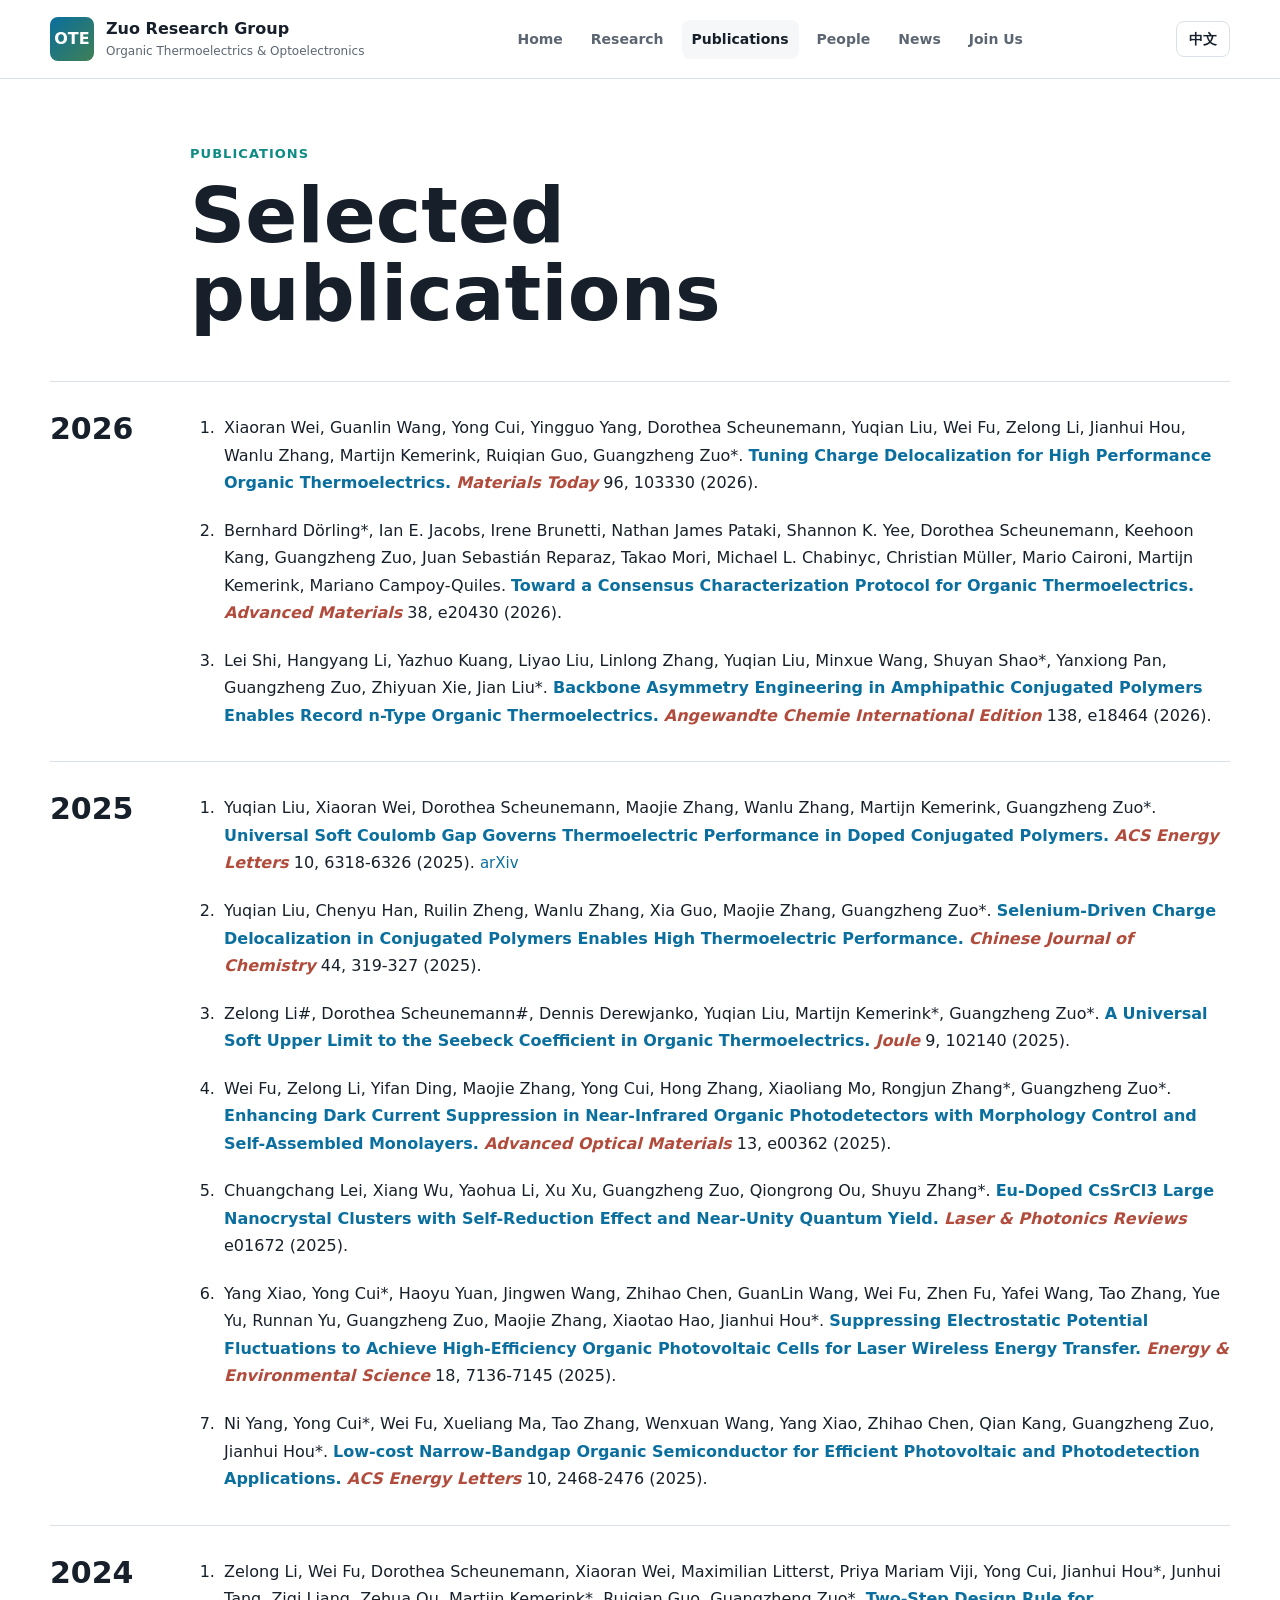
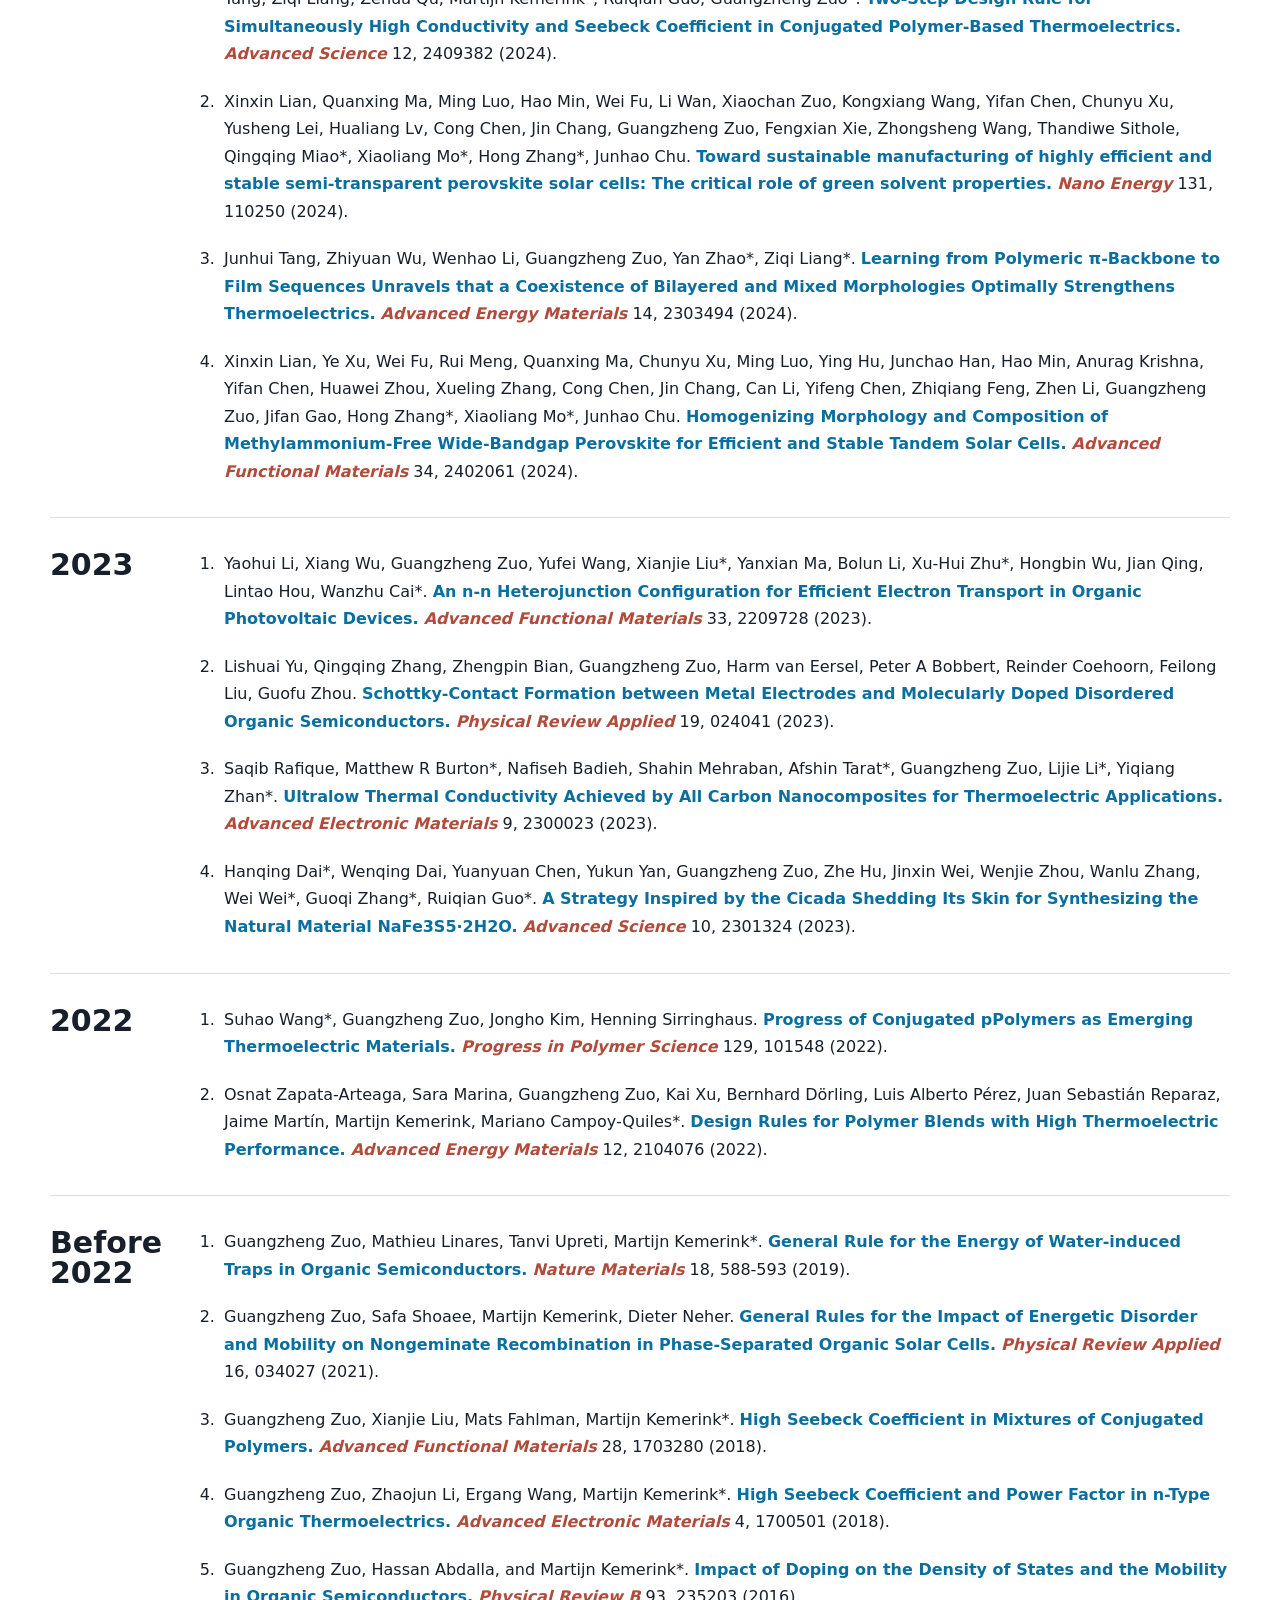
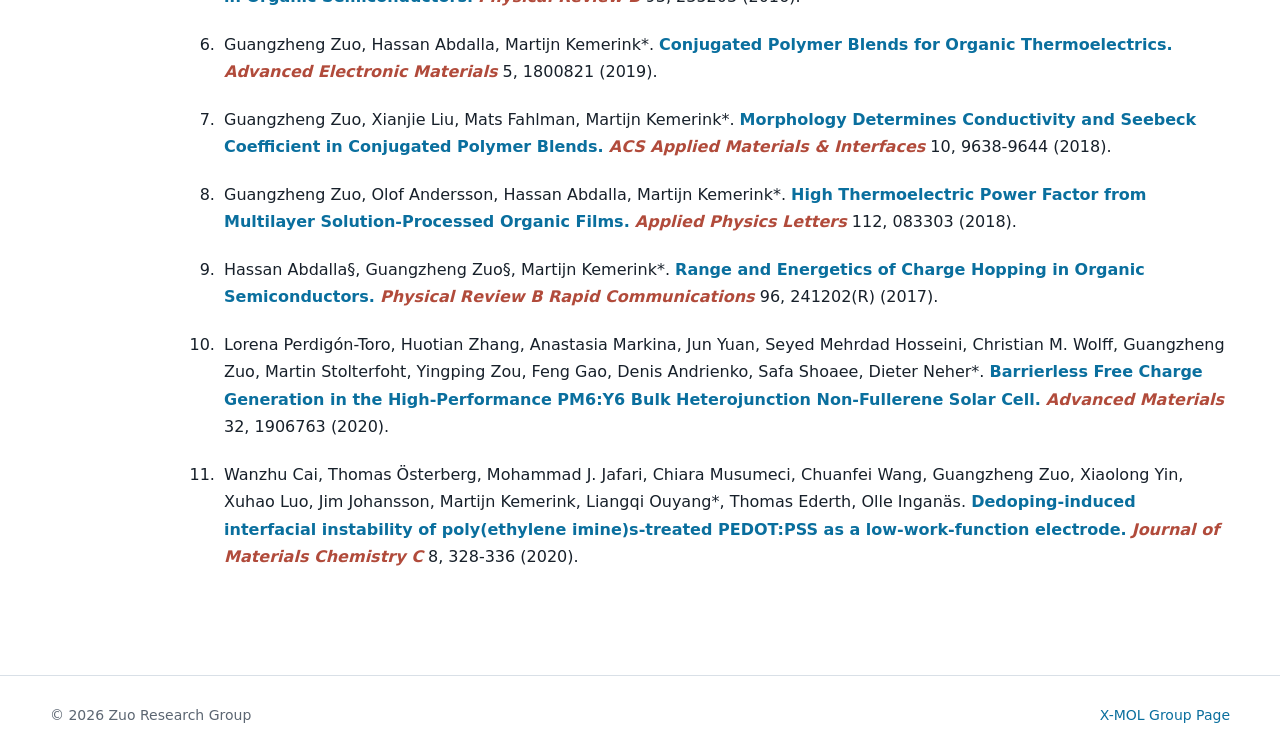
<file: publishtion.html>
<!DOCTYPE html>
<html lang="en">
<head>
  <meta charset="UTF-8">
  <meta http-equiv="refresh" content="0; url=publications.html">
  <title>Redirecting | Zuo Research Group</title>
</head>
<body>
  <p><a href="publications.html">Go to Publications</a></p>
</body>
</html>
</file>
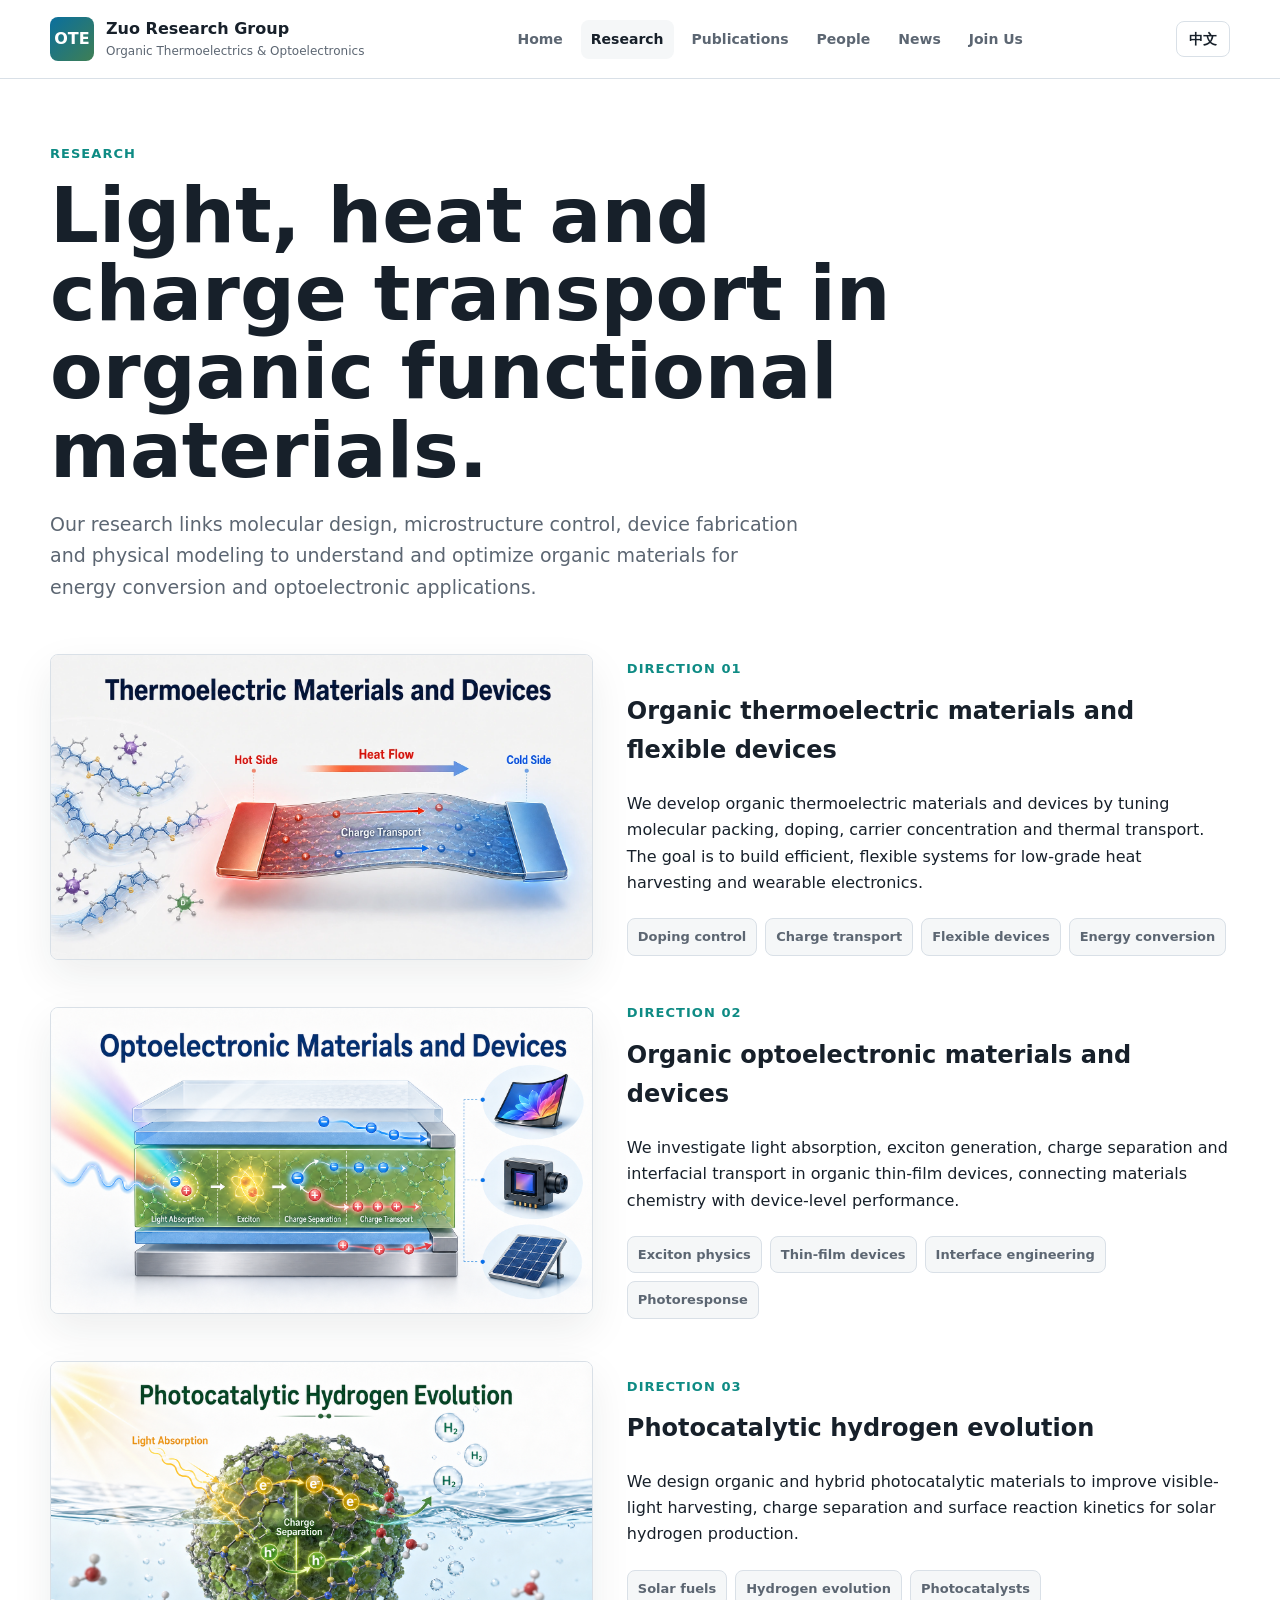
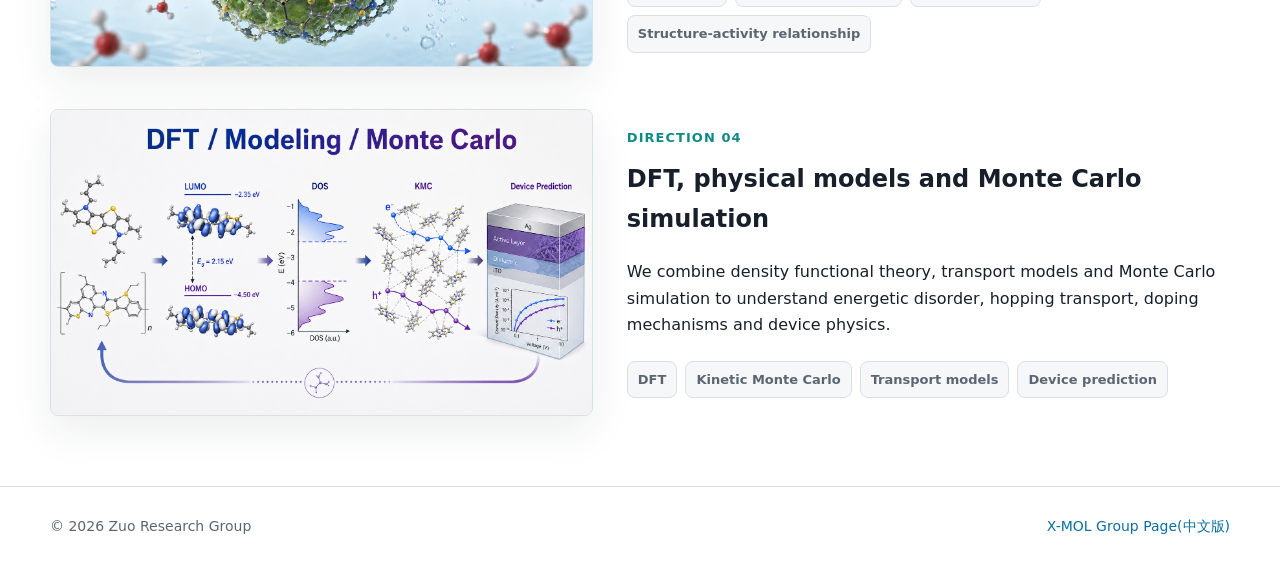
<file: research.html>
<!DOCTYPE html>
<html lang="en">
<head>
  <meta charset="UTF-8">
  <meta name="viewport" content="width=device-width, initial-scale=1.0">
  <meta name="description" content="Research directions of the Zuo Research Group.">
  <title>Research | Zuo Research Group</title>
  <link rel="stylesheet" href="assets/css/styles.css">
  <script src="assets/js/lang.js?v=20260515e" defer></script>
  <script src="assets/js/visits.js" defer></script>
</head>
<body>
  <header class="site-header">
    <a class="brand" href="index.html">
      <span class="brand-mark">OTE</span>
      <span><strong>Zuo Research Group</strong><small>Organic Thermoelectrics & Optoelectronics</small></span>
    </a>
    <nav class="site-nav" aria-label="Main navigation">
      <a href="index.html">Home</a>
      <a class="active" href="research.html">Research</a>
      <a href="publications.html">Publications</a>
      <a href="people.html">People</a>
      <a href="news.html">News</a>
      <a href="join-us.html">Join Us</a>
    </nav>
    <button class="language-toggle" type="button" data-language-toggle aria-label="切换到中文">中文</button>
  </header>

  <main>
    <section class="page-hero">
      <p class="eyebrow">Research</p>
      <h1>Light, heat and charge transport in organic functional materials.</h1>
      <p class="lead">
        Our research links molecular design, microstructure control, device fabrication
        and physical modeling to understand and optimize organic materials for energy
        conversion and optoelectronic applications.
      </p>
    </section>

      <section class="research-list">
      <article class="research-entry">
        <img src="assets/img/thermoelectric_materials_and_devices_highres.webp" alt="Organic thermoelectric materials and flexible device schematic">
        <div>
          <p class="eyebrow">Direction 01</p>
          <h2>Organic thermoelectric materials and flexible devices</h2>
          <p>
            We develop organic thermoelectric materials and devices by tuning molecular
            packing, doping, carrier concentration and thermal transport. The goal is to
            build efficient, flexible systems for low-grade heat harvesting and wearable electronics.
          </p>
          <ul class="tag-list">
            <li>Doping control</li>
            <li>Charge transport</li>
            <li>Flexible devices</li>
            <li>Energy conversion</li>
          </ul>
        </div>
      </article>

      <article class="research-entry">
        <img src="assets/img/Optoelectronic-en.png" alt="Organic optoelectronic thin-film device schematic">
        <div>
          <p class="eyebrow">Direction 02</p>
          <h2>Organic optoelectronic materials and devices</h2>
          <p>
            We investigate light absorption, exciton generation, charge separation and
            interfacial transport in organic thin-film devices, connecting materials
            chemistry with device-level performance.
          </p>
          <ul class="tag-list">
            <li>Exciton physics</li>
            <li>Thin-film devices</li>
            <li>Interface engineering</li>
            <li>Photoresponse</li>
          </ul>
        </div>
      </article>

      <article class="research-entry">
        <img src="assets/img/Photocatalytic-en.png" alt="Photocatalytic hydrogen evolution schematic">
        <div>
          <p class="eyebrow">Direction 03</p>
          <h2>Photocatalytic hydrogen evolution</h2>
          <p>
            We design organic and hybrid photocatalytic materials to improve visible-light
            harvesting, charge separation and surface reaction kinetics for solar hydrogen production.
          </p>
          <ul class="tag-list">
            <li>Solar fuels</li>
            <li>Hydrogen evolution</li>
            <li>Photocatalysts</li>
            <li>Structure-activity relationship</li>
          </ul>
        </div>
      </article>

      <article class="research-entry">
        <img src="assets/img/Simulations-en.png" alt="DFT physical modeling and Monte Carlo simulation workflow">
        <div>
          <p class="eyebrow">Direction 04</p>
          <h2>DFT, physical models and Monte Carlo simulation</h2>
          <p>
            We combine density functional theory, transport models and Monte Carlo simulation
            to understand energetic disorder, hopping transport, doping mechanisms and device physics.
          </p>
          <ul class="tag-list">
            <li>DFT</li>
            <li>Kinetic Monte Carlo</li>
            <li>Transport models</li>
            <li>Device prediction</li>
          </ul>
        </div>
      </article>
    </section>
  </main>

  <footer class="site-footer">
    <p>© 2026 Zuo Research Group</p>
    <p><a href="https://www.x-mol.com/groups/OTE_Zuo">X-MOL Group Page(中文版)</a></p>
  </footer>
</body>
</html>
</file>
<file: assets/css/styles.css>
:root {
  --ink: #17202a;
  --muted: #5c6672;
  --line: #d9e0e7;
  --paper: #ffffff;
  --soft: #f5f7f8;
  --blue: #0a6f9e;
  --teal: #0e8b84;
  --red: #b14b3b;
  --green: #3f7f54;
  --violet: #695a9f;
  --max: 1180px;
}

* {
  box-sizing: border-box;
}

body {
  margin: 0;
  color: var(--ink);
  background: var(--paper);
  font-family: Inter, ui-sans-serif, system-ui, -apple-system, BlinkMacSystemFont, "Segoe UI", sans-serif;
  line-height: 1.65;
}

a {
  color: var(--blue);
  text-decoration: none;
}

a:hover {
  text-decoration: underline;
}

img {
  display: block;
  max-width: 100%;
}

.site-header {
  position: sticky;
  top: 0;
  z-index: 10;
  display: flex;
  align-items: center;
  justify-content: space-between;
  gap: 24px;
  padding: 16px max(24px, calc((100vw - var(--max)) / 2));
  border-bottom: 1px solid var(--line);
  background: rgba(255, 255, 255, 0.94);
  backdrop-filter: blur(16px);
}

.brand {
  display: inline-flex;
  align-items: center;
  gap: 12px;
  color: var(--ink);
}

.brand:hover {
  text-decoration: none;
}

.brand-mark {
  display: grid;
  width: 44px;
  height: 44px;
  place-items: center;
  border-radius: 8px;
  color: #fff;
  background: linear-gradient(135deg, var(--blue), var(--green));
  font-weight: 800;
  letter-spacing: 0;
}

.brand strong,
.brand small {
  display: block;
}

.brand small {
  color: var(--muted);
  font-size: 12px;
}

.site-nav {
  display: flex;
  flex-wrap: wrap;
  align-items: center;
  justify-content: flex-end;
  gap: 8px;
}

.site-nav a {
  padding: 8px 10px;
  border-radius: 8px;
  color: var(--muted);
  font-size: 14px;
  font-weight: 650;
}

.site-nav a:hover,
.site-nav a.active {
  color: var(--ink);
  background: var(--soft);
  text-decoration: none;
}

.language-toggle {
  min-width: 54px;
  min-height: 36px;
  padding: 0 12px;
  border: 1px solid var(--line);
  border-radius: 8px;
  color: var(--ink);
  background: var(--paper);
  font: inherit;
  font-size: 14px;
  font-weight: 750;
  cursor: pointer;
}

.language-toggle:hover,
.language-toggle:focus-visible {
  background: var(--soft);
}

body.is-zh {
  font-family: Inter, ui-sans-serif, system-ui, -apple-system, BlinkMacSystemFont, "Segoe UI", "PingFang SC", "Microsoft YaHei", sans-serif;
}

body.is-zh .eyebrow,
body.is-zh .focus-index,
body.is-zh .year,
body.is-zh .timeline time {
  letter-spacing: 0;
}


.hero,
.page-hero,
.section,
.people-section,
.timeline,
.join-grid,
.research-list,
.research-map {
  width: min(var(--max), calc(100vw - 40px));
  margin: 0 auto;
}

.hero {
  display: grid;
  grid-template-columns: minmax(0, 0.9fr) minmax(420px, 1.1fr);
  gap: 48px;
  align-items: center;
  padding: 64px 0 52px;
}

.hero h1,
.page-hero h1 {
  margin: 0;
  max-width: 900px;
  font-size: clamp(42px, 6vw, 78px);
  line-height: 1.02;
  letter-spacing: 0;
}

.hero-copy {
  min-width: 0;
}

.lead {
  max-width: 760px;
  color: var(--muted);
  font-size: 19px;
}

.eyebrow {
  margin: 0 0 12px;
  color: var(--teal);
  font-size: 13px;
  font-weight: 800;
  letter-spacing: 0.08em;
  text-transform: uppercase;
}

.hero-actions {
  display: flex;
  flex-wrap: wrap;
  gap: 12px;
  margin-top: 28px;
}

.button {
  display: inline-flex;
  align-items: center;
  justify-content: center;
  min-height: 44px;
  padding: 0 18px;
  border-radius: 8px;
  font-weight: 750;
}

.button.primary {
  color: #fff;
  background: var(--ink);
}

.button.secondary {
  color: var(--ink);
  background: var(--soft);
}

.button:hover {
  text-decoration: none;
}

.hero-visual,
.research-map {
  margin: 0;
}

.hero-visual img,
.research-map img,
.research-entry img {
  border: 1px solid var(--line);
  border-radius: 8px;
  background: #fff;
  box-shadow: 0 16px 42px rgba(23, 32, 42, 0.08);
}

.section {
  padding: 56px 0;
}

.section-heading {
  display: flex;
  align-items: end;
  justify-content: space-between;
  gap: 32px;
  margin-bottom: 28px;
}

.section-heading h2,
.split-band h2,
.page-hero h1,
.research-entry h2,
.publication-item h2,
.person-feature h2,
.join-grid h2,
.timeline h2 {
  margin-top: 0;
}

.section-heading h2 {
  max-width: 620px;
  font-size: 38px;
  line-height: 1.12;
}

.focus-grid,
.member-grid,
.join-grid {
  display: grid;
  grid-template-columns: repeat(4, 1fr);
  gap: 16px;
}

.focus-item,
.member-grid article,
.join-grid article,
.publication-item,
.timeline article {
  border-top: 3px solid var(--line);
  padding: 22px 0 0;
}

.focus-index,
.year,
.timeline time {
  color: var(--muted);
  font-size: 13px;
  font-weight: 800;
  letter-spacing: 0.08em;
  text-transform: uppercase;
}

.focus-item h3,
.member-grid h3 {
  margin: 10px 0 8px;
}

.focus-item p,
.member-grid p,
.publication-item p,
.timeline p,
.join-grid p {
  color: var(--muted);
}

.split-band {
  display: grid;
  grid-template-columns: 0.9fr 1.1fr;
  gap: 40px;
  border-top: 1px solid var(--line);
  border-bottom: 1px solid var(--line);
}

.page-hero {
  padding: 64px 0 32px;
}

.page-hero.compact {
  max-width: 900px;
}

.research-map {
  padding: 10px 0 48px;
}

.research-list {
  display: grid;
  gap: 42px;
  padding: 0 0 70px;
}

.research-entry {
  display: grid;
  grid-template-columns: minmax(340px, 0.9fr) minmax(0, 1fr);
  gap: 34px;
  align-items: center;
}

.tag-list {
  display: flex;
  flex-wrap: wrap;
  gap: 8px;
  margin: 22px 0 0;
  padding: 0;
  list-style: none;
}

.tag-list li {
  padding: 7px 10px;
  border: 1px solid var(--line);
  border-radius: 8px;
  color: var(--muted);
  background: var(--soft);
  font-size: 13px;
  font-weight: 650;
}

.publication-list {
  display: grid;
  gap: 28px;
}

.publication-item {
  display: grid;
  grid-template-columns: 120px 1fr;
  gap: 24px;
}

.people-section {
  padding: 16px 0 70px;
}

.person-feature {
  display: grid;
  grid-template-columns: 120px 1fr;
  gap: 26px;
  align-items: center;
  margin-bottom: 42px;
  padding: 30px 0;
  border-top: 1px solid var(--line);
  border-bottom: 1px solid var(--line);
}

.avatar-placeholder {
  display: grid;
  width: 104px;
  height: 104px;
  place-items: center;
  border-radius: 8px;
  color: #fff;
  background: linear-gradient(135deg, var(--red), var(--violet));
  font-size: 28px;
  font-weight: 850;
}

.member-grid {
  grid-template-columns: repeat(3, 1fr);
}

.timeline {
  display: grid;
  gap: 28px;
  padding: 20px 0 70px;
}

.join-grid {
  grid-template-columns: repeat(3, 1fr);
  padding: 16px 0 70px;
}

.site-footer {
  display: flex;
  justify-content: space-between;
  gap: 20px;
  padding: 28px max(24px, calc((100vw - var(--max)) / 2));
  border-top: 1px solid var(--line);
  color: var(--muted);
  font-size: 14px;
}

.site-footer p {
  margin: 0;
}

.private-visit-stats {
  position: fixed;
  right: 18px;
  bottom: 18px;
  z-index: 20;
  display: grid;
  gap: 3px;
  min-width: 170px;
  padding: 12px 14px;
  border: 1px solid var(--line);
  border-radius: 8px;
  color: var(--ink);
  background: rgba(255, 255, 255, 0.96);
  box-shadow: 0 12px 30px rgba(23, 32, 42, 0.16);
  font-size: 13px;
  line-height: 1.45;
  backdrop-filter: blur(12px);
}

.private-visit-stats strong {
  font-size: 14px;
}

.private-visit-stats span {
  color: var(--muted);
}

.private-visit-stats b {
  color: var(--ink);
}

@media (max-width: 900px) {
  .site-header {
    align-items: flex-start;
    flex-direction: column;
  }

  .site-nav {
    justify-content: flex-start;
  }

  .hero,
  .split-band,
  .research-entry,
  .publication-item,
  .person-feature {
    grid-template-columns: 1fr;
  }

  .hero {
    padding-top: 44px;
  }

  .focus-grid,
  .member-grid,
  .join-grid {
    grid-template-columns: repeat(2, 1fr);
  }
}

@media (max-width: 620px) {
  .hero,
  .page-hero,
  .section,
  .people-section,
  .timeline,
  .join-grid,
  .research-list,
  .research-map {
    width: min(100% - 28px, var(--max));
  }

  .hero h1,
  .page-hero h1 {
    font-size: 40px;
  }

  .focus-grid,
  .member-grid,
  .join-grid {
    grid-template-columns: 1fr;
  }

  .site-footer {
    flex-direction: column;
  }
}
</file>
